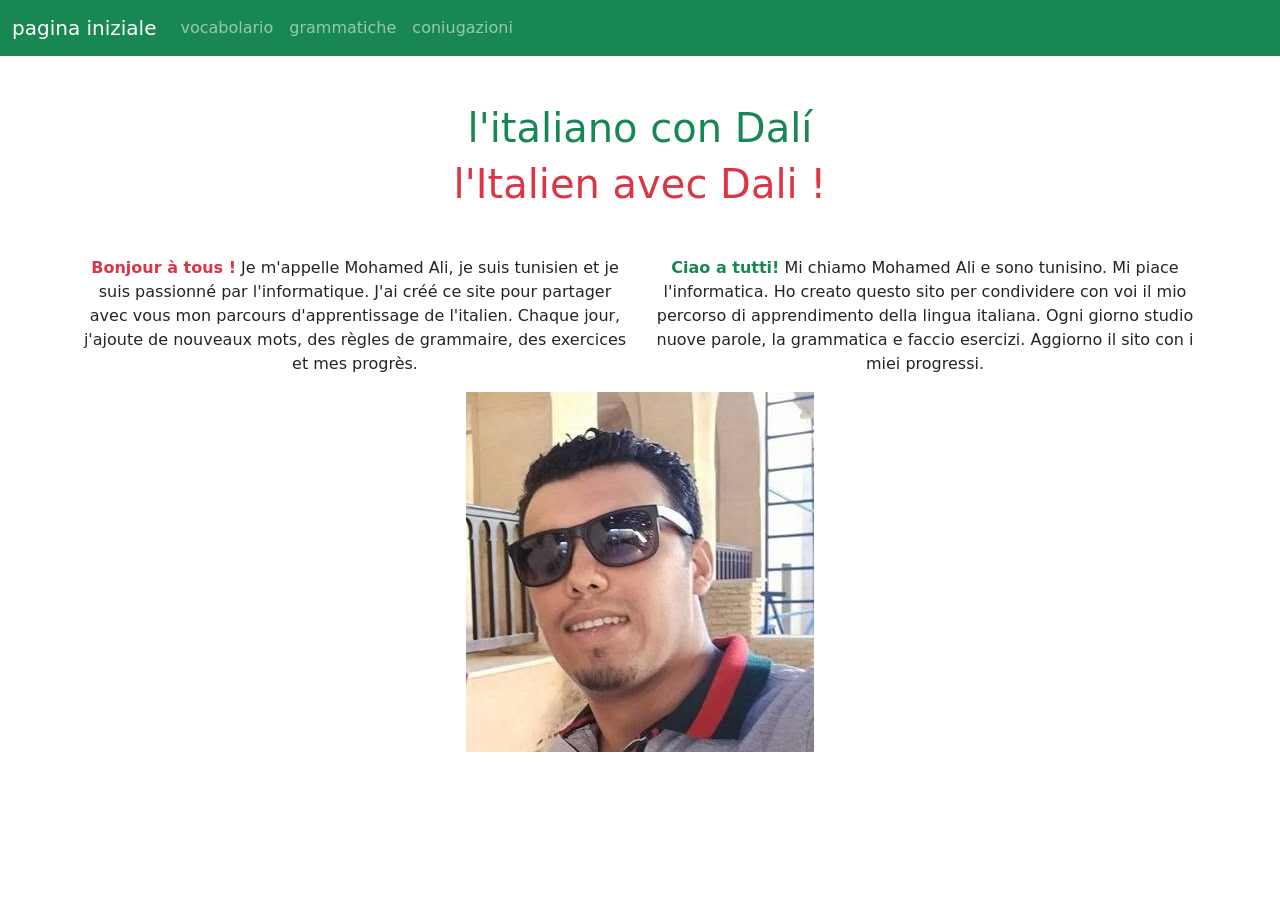
<file: index.html>
<!doctype html>
<html lang="fr">
<head>
    <meta charset="utf-8">
    <meta name="viewport" content="width=device-width, initial-scale=1">
    <title>italiano con dali</title>
    
    <!-- Bootstrap CSS -->
    <link href="https://cdn.jsdelivr.net/npm/bootstrap@5.3.0/dist/css/bootstrap.min.css" 
          rel="stylesheet">
</head>
<body>
<nav class="navbar navbar-expand-lg navbar-dark bg-success" >
  <div class="container-fluid">
    <a class="navbar-brand " href="index.html">pagina iniziale</a>
    <button class="navbar-toggler" type="button" data-bs-toggle="collapse" data-bs-target="#navbarScroll" aria-controls="navbarScroll" aria-expanded="false" aria-label="Toggle navigation">
      <span class="navbar-toggler-icon"></span>
    </button>
    <div class="collapse navbar-collapse" id="navbarScroll">
      <ul class="navbar-nav me-auto my-2 my-lg-0 navbar-nav-scroll" style="--bs-scroll-height: 100px;">
        <li class="nav-item">
          <a class="nav-link " href="vocab.html">vocabolario</a>
        </li>
        <li class="nav-item">
          <a class="nav-link" href="#">grammatiche</a>
        </li>
        <li class="nav-item">
          <a class="nav-link" href="conju.html">coniugazioni</a>
        </li>
      
      </ul>
      
    </div>
  </div>
</nav>
    <!-- Contenu ici -->
    <div class="container">
        <h1 class="text-center mt-5 text-success">l'italiano con Dalí</h1>
        <h1 class="text-center mt-2 text-danger">l'Italien avec Dali !</h1>


      </div>

    <div class="container text-center mt-5">
  <div class="row">
    <div class="col-md-6">
      <p> <strong class="text-danger">Bonjour à tous !</strong>  Je m'appelle Mohamed Ali, je suis tunisien et je suis passionné par l'informatique. J'ai créé ce site pour partager avec vous mon parcours d'apprentissage de l'italien. Chaque jour, j'ajoute de nouveaux mots, des règles de grammaire, des exercices et mes progrès. </p>

    </div>
    <div class="col-md-6">
      <p><strong class="text-success">Ciao a tutti!</strong>  Mi chiamo Mohamed Ali e sono tunisino. Mi piace l'informatica. Ho creato questo sito per condividere con voi il mio percorso di apprendimento della lingua italiana. Ogni giorno studio nuove parole, la grammatica e faccio esercizi. Aggiorno il sito con i miei progressi. </p>
    </div>
  </div>

<div class="row">
<div class="col">
  <img src="dali.jpg" class="img-fluid" alt="io sono dali">
</div>
</div>

</div>

    <!-- Bootstrap JS (optionnel) -->
    <script src="https://cdn.jsdelivr.net/npm/bootstrap@5.3.0/dist/js/bootstrap.bundle.min.js">
    </script>
</body>
</html>
</file>
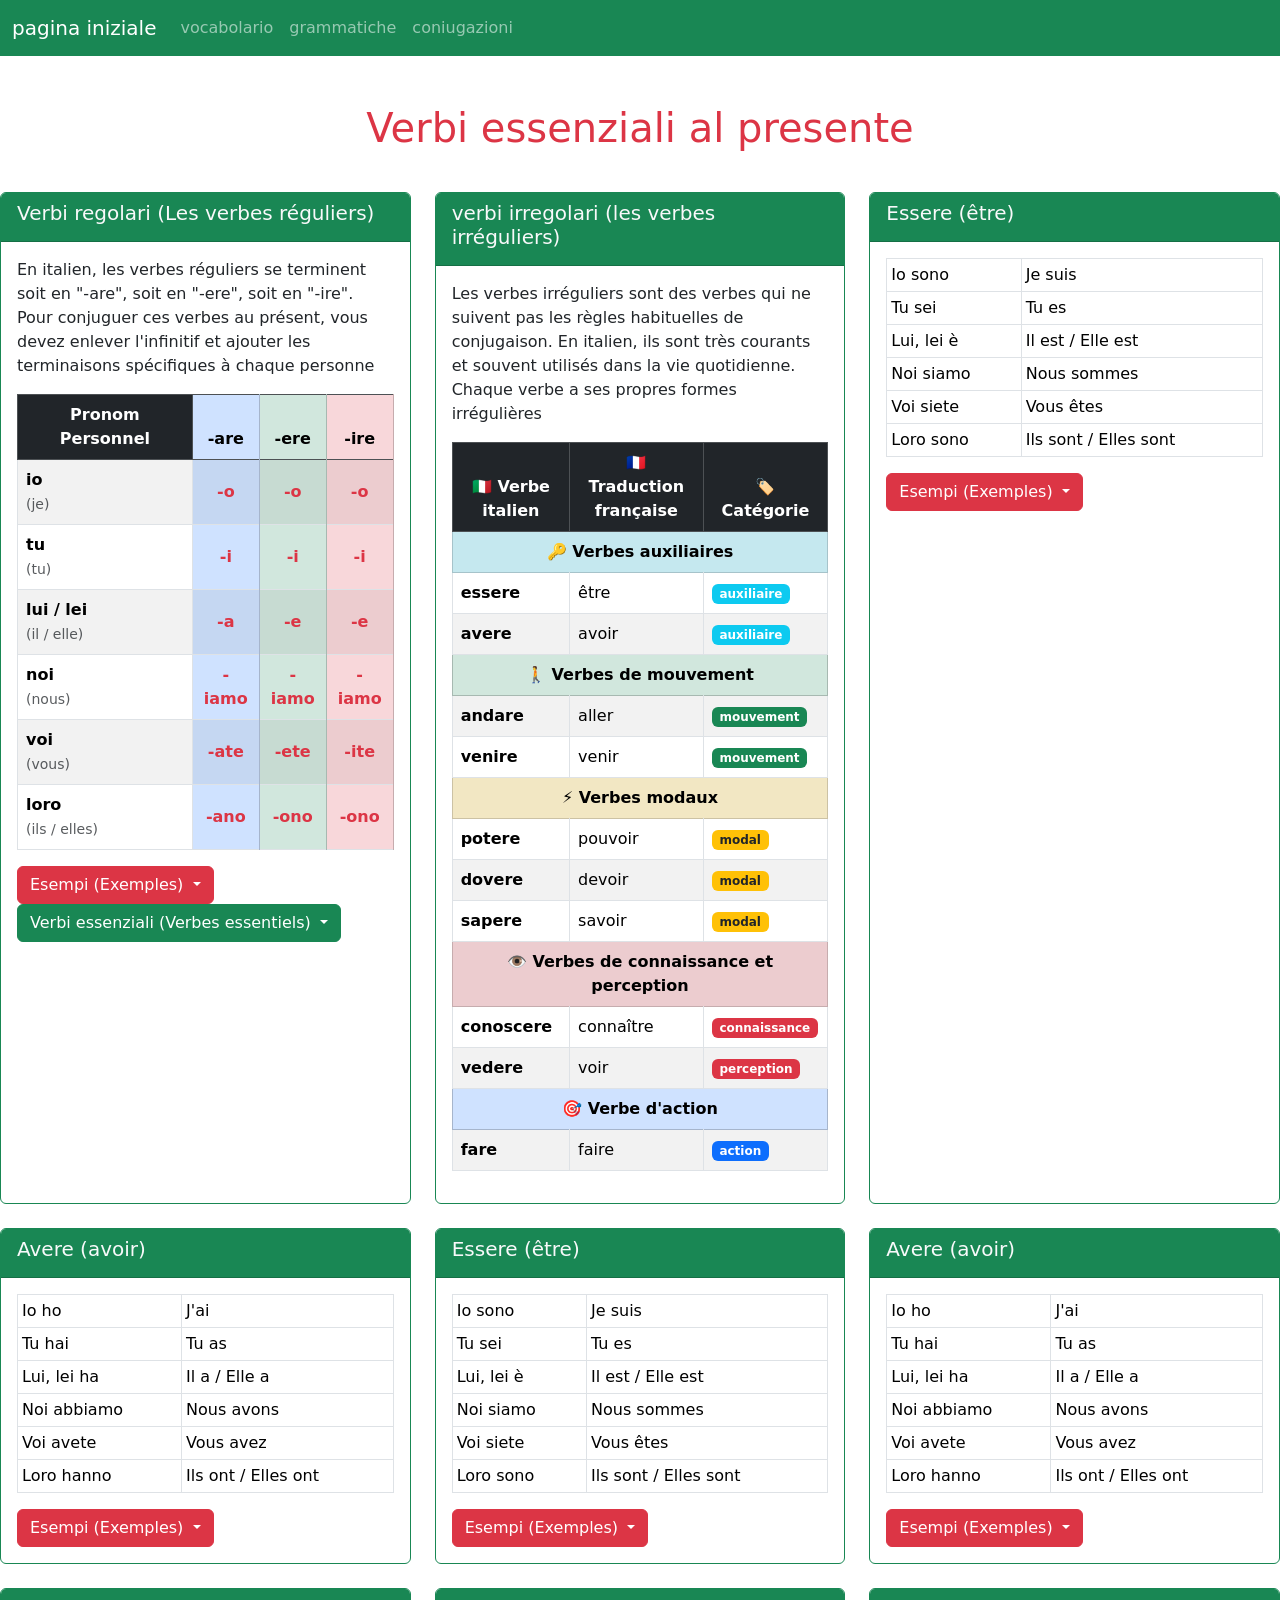
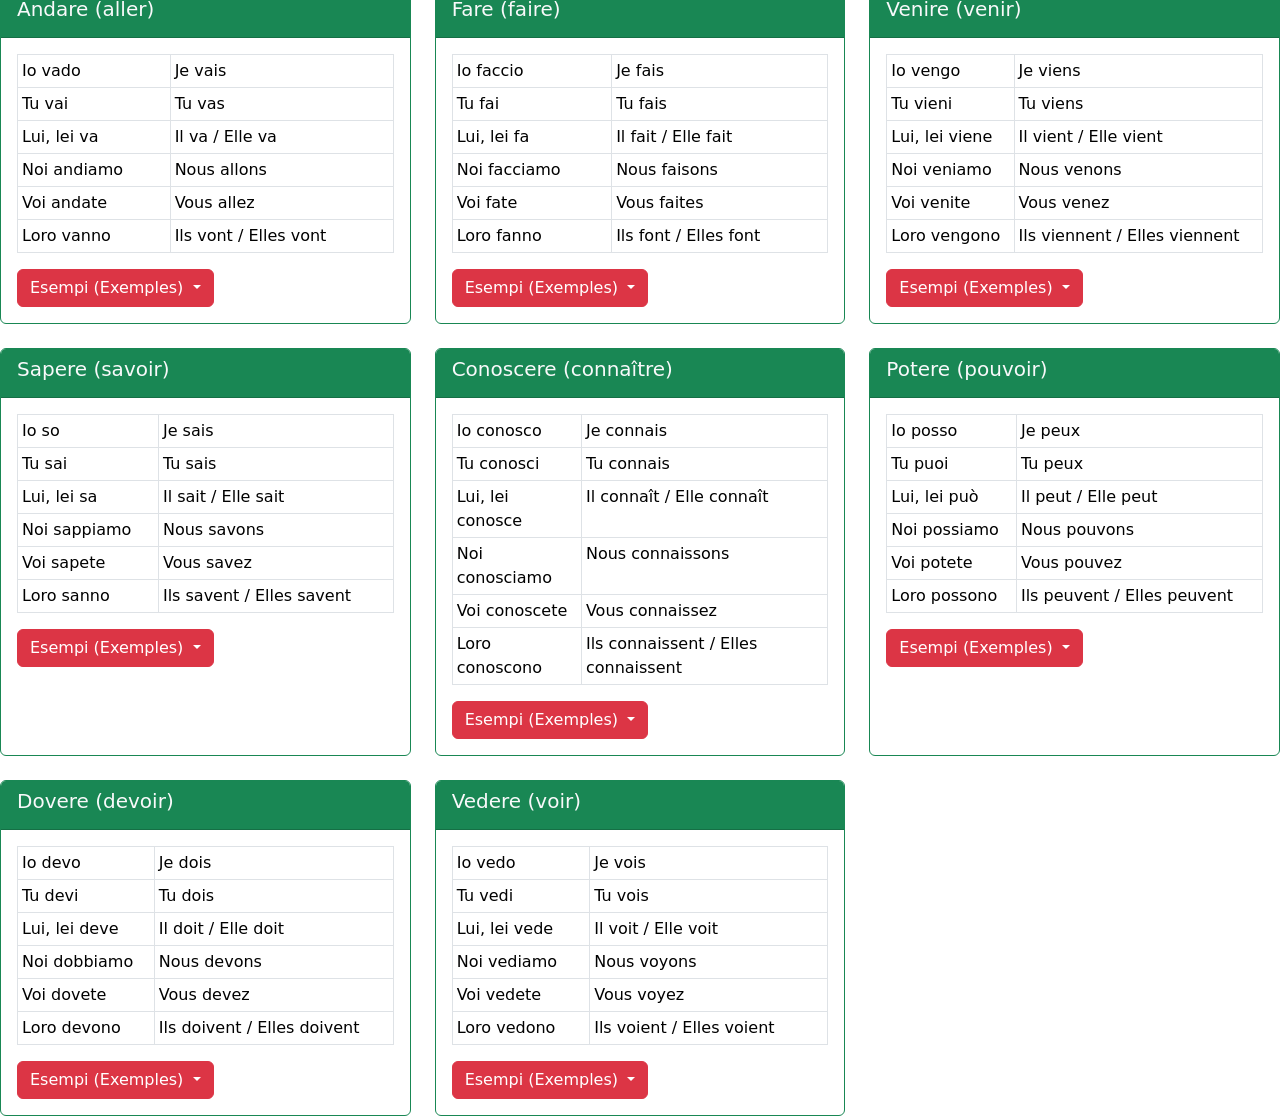
<file: conju.html>
<!doctype html>
<html lang="fr">
<head>
    <meta charset="utf-8">
    <meta name="viewport" content="width=device-width, initial-scale=1">
    <title>italiano con dali</title>
    
    <!-- Bootstrap CSS -->
    <link href="https://cdn.jsdelivr.net/npm/bootstrap@5.3.0/dist/css/bootstrap.min.css" 
          rel="stylesheet">
</head>
<body>
<nav class="navbar navbar-expand-lg navbar-dark bg-success" >
  <div class="container-fluid">
    <a class="navbar-brand" href="index.html">pagina iniziale</a>
    <button class="navbar-toggler" type="button" data-bs-toggle="collapse" data-bs-target="#navbarScroll" aria-controls="navbarScroll" aria-expanded="false" aria-label="Toggle navigation">
      <span class="navbar-toggler-icon"></span>
    </button>
    <div class="collapse navbar-collapse" id="navbarScroll">
      <ul class="navbar-nav me-auto my-2 my-lg-0 navbar-nav-scroll" style="--bs-scroll-height: 200px;">
        <li class="nav-item">
          <a class="nav-link " href="vocab.html">vocabolario</a>
        </li>
        <li class="nav-item">
          <a class="nav-link" href="gramm.html">grammatiche</a>
        </li>
        <li class="nav-item">
          <a class="nav-link" href="#">coniugazioni</a>
        </li>
      
      </ul>
      
    </div>
  </div>
</nav>
    <!-- Contenu ici -->
    <div class="container">
        <h1 class="text-center mt-5 text-danger">Verbi essenziali al presente</h1>


      </div>

<div class="row row-cols-1 row-cols-md-3 g-4 mt-3">

  <div class="col">
    <div class="card h-100 border-success ">
      <div class="card-header bg-success ">  <h5 class="card-title text-light">Verbi regolari (Les verbes réguliers)</h5></div>
      <div class="card-body">
        <p>
          En italien, les verbes réguliers se terminent soit en "-are", soit en "-ere", soit en "-ire". Pour conjuguer ces verbes au présent, vous devez enlever l'infinitif et ajouter les terminaisons spécifiques à chaque personne
        </p>
        <div class="table-responsive">
    <table class="table table-bordered table-striped table-hover align-middle">
        <thead class="table-dark text-center">
            <tr>
                <th>Pronom Personnel</th>
                <th class="table-primary">-are</th>
                <th class="table-success">-ere</th>
                <th class="table-danger">-ire</th>
            </tr>
        </thead>
        <tbody>
            <tr>
                <td><strong>io</strong> <br><small class="text-muted">(je)</small></td>
                <td class="table-primary text-center fw-bold text-danger">-o</td>
                <td class="table-success text-center fw-bold text-danger">-o</td>
                <td class="table-danger text-center fw-bold text-danger">-o</td>
            </tr>
            <tr>
                <td><strong>tu</strong> <br><small class="text-muted">(tu)</small></td>
                <td class="table-primary text-center fw-bold text-danger">-i</td>
                <td class="table-success text-center fw-bold text-danger">-i</td>
                <td class="table-danger text-center fw-bold text-danger">-i</td>
            </tr>
            <tr>
                <td><strong>lui / lei</strong> <br><small class="text-muted">(il / elle)</small></td>
                <td class="table-primary text-center fw-bold text-danger">-a</td>
                <td class="table-success text-center fw-bold text-danger">-e</td>
                <td class="table-danger text-center fw-bold text-danger">-e</td>
            </tr>
            <tr>
                <td><strong>noi</strong> <br><small class="text-muted">(nous)</small></td>
                <td class="table-primary text-center fw-bold text-danger">-iamo</td>
                <td class="table-success text-center fw-bold text-danger">-iamo</td>
                <td class="table-danger text-center fw-bold text-danger">-iamo</td>
            </tr>
            <tr>
                <td><strong>voi</strong> <br><small class="text-muted">(vous)</small></td>
                <td class="table-primary text-center fw-bold text-danger">-ate</td>
                <td class="table-success text-center fw-bold text-danger">-ete</td>
                <td class="table-danger text-center fw-bold text-danger">-ite</td>
            </tr>
            <tr>
                <td><strong>loro</strong> <br><small class="text-muted">(ils / elles)</small></td>
                <td class="table-primary text-center fw-bold text-danger">-ano</td>
                <td class="table-success text-center fw-bold text-danger">-ono</td>
                <td class="table-danger text-center fw-bold text-danger">-ono</td>
            </tr>
        </tbody>
    </table>
</div>
        
<div class="row">
<div class="col">
    <div class="dropdown">
  <button class="btn btn-danger dropdown-toggle" type="button" data-bs-toggle="dropdown" aria-expanded="false">
    Esempi (Exemples)
  </button>
  <ul class="dropdown-menu">
    <li><a class="dropdown-item" href="#">"Amare" (aimer) : io amo, tu ami, lui/lei ama, noi amiamo, voi amate, loro amano</a></li>
    <li><a class="dropdown-item" href="#">"Vivere" (vivre) : io vivo, tu vivi, lui/lei vive, noi viviamo, voi vivete, loro vivono</a></li>
    <li><a class="dropdown-item" href="#">"Aprire" (ouvrir) : io apro, tu apri, lui/lei apre, noi apriamo, voi aprite, loro aprono</a></li>
  </ul>
</div> 
</div>
<div class="col">
<div class="dropdown">
    <button class="btn btn-success dropdown-toggle" type="button" data-bs-toggle="dropdown" aria-expanded="false">
        Verbi essenziali (Verbes essentiels)
    </button>
    <ul class="dropdown-menu" style="max-height: 500px; overflow-y: auto;">
        <!-- Groupe -ARE -->
        <li><span class="dropdown-header text-primary fw-bold">🔵 Verbes en -ARE</span></li>
        <li><a class="dropdown-item" href="#">parlare <span class="text-muted">(parler)</span></a></li>
        <li><a class="dropdown-item" href="#">mangiare <span class="text-muted">(manger)</span></a></li>
        <li><a class="dropdown-item" href="#">abitare <span class="text-muted">(habiter)</span></a></li>
        <li><a class="dropdown-item" href="#">lavorare <span class="text-muted">(travailler)</span></a></li>
        <li><a class="dropdown-item" href="#">studiare <span class="text-muted">(étudier)</span></a></li>
        <li><a class="dropdown-item" href="#">giocare <span class="text-muted">(jouer)</span></a></li>
        <li><a class="dropdown-item" href="#">camminare <span class="text-muted">(marcher)</span></a></li>
        <li><a class="dropdown-item" href="#">cantare <span class="text-muted">(chanter)</span></a></li>
        <li><a class="dropdown-item" href="#">guardare <span class="text-muted">(regarder)</span></a></li>
        <li><a class="dropdown-item" href="#">ascoltare <span class="text-muted">(écouter)</span></a></li>
        <li><a class="dropdown-item" href="#">comprare <span class="text-muted">(acheter)</span></a></li>
        <li><a class="dropdown-item" href="#">trovare <span class="text-muted">(trouver)</span></a></li>
        <li><a class="dropdown-item" href="#">portare <span class="text-muted">(porter)</span></a></li>
        <li><a class="dropdown-item" href="#">pensare <span class="text-muted">(penser)</span></a></li>
        <li><a class="dropdown-item" href="#">tornare <span class="text-muted">(retourner)</span></a></li>
        <li><a class="dropdown-item" href="#">iniziare <span class="text-muted">(commencer)</span></a></li>
        <li><a class="dropdown-item" href="#">amare <span class="text-muted">(aimer)</span></a></li>
        <li><a class="dropdown-item" href="#">chiamare <span class="text-muted">(appeler)</span></a></li>
        <li><a class="dropdown-item" href="#">dimenticare <span class="text-muted">(oublier)</span></a></li>
        <li><a class="dropdown-item" href="#">aspettare <span class="text-muted">(attendre)</span></a></li>

        <!-- Séparateur -->
        <li><hr class="dropdown-divider"></li>

        <!-- Groupe -ERE -->
        <li><span class="dropdown-header text-success fw-bold">🟢 Verbes en -ERE</span></li>
        <li><a class="dropdown-item" href="#">leggere <span class="text-muted">(lire)</span></a></li>
        <li><a class="dropdown-item" href="#">scrivere <span class="text-muted">(écrire)</span></a></li>
        <li><a class="dropdown-item" href="#">vedere <span class="text-muted">(voir)</span></a></li>
        <li><a class="dropdown-item" href="#">credere <span class="text-muted">(croire)</span></a></li>
        <li><a class="dropdown-item" href="#">chiedere <span class="text-muted">(demander)</span></a></li>
        <li><a class="dropdown-item" href="#">rispondere <span class="text-muted">(répondre)</span></a></li>
        <li><a class="dropdown-item" href="#">prendere <span class="text-muted">(prendre)</span></a></li>
        <li><a class="dropdown-item" href="#">mettere <span class="text-muted">(mettre)</span></a></li>
        <li><a class="dropdown-item" href="#">conoscere <span class="text-muted">(connaître)</span></a></li>
        <li><a class="dropdown-item" href="#">vivere <span class="text-muted">(vivre)</span></a></li>
        <li><a class="dropdown-item" href="#">perdere <span class="text-muted">(perdre)</span></a></li>
        <li><a class="dropdown-item" href="#">correre <span class="text-muted">(courir)</span></a></li>
        <li><a class="dropdown-item" href="#">rompere <span class="text-muted">(casser)</span></a></li>
        <li><a class="dropdown-item" href="#">ridere <span class="text-muted">(rire)</span></a></li>
        <li><a class="dropdown-item" href="#">piangere <span class="text-muted">(pleurer)</span></a></li>

        <!-- Séparateur -->
        <li><hr class="dropdown-divider"></li>

        <!-- Groupe -IRE -->
        <li><span class="dropdown-header text-danger fw-bold">🔴 Verbes en -IRE</span></li>
        <li><a class="dropdown-item" href="#">dormire <span class="text-muted">(dormir)</span></a></li>
        <li><a class="dropdown-item" href="#">sentire <span class="text-muted">(entendre / sentir)</span></a></li>
        <li><a class="dropdown-item" href="#">aprire <span class="text-muted">(ouvrir)</span></a></li>
        <li><a class="dropdown-item" href="#">partire <span class="text-muted">(partir)</span></a></li>
        <li><a class="dropdown-item" href="#">seguire <span class="text-muted">(suivre)</span></a></li>
        <li><a class="dropdown-item" href="#">offrire <span class="text-muted">(offrir)</span></a></li>
        
        <!-- Verbes en -IRE avec -ISC- -->
        <li><a class="dropdown-item" href="#">finire <span class="text-muted">(finir)</span> <span class="badge bg-warning text-dark">-isc-</span></a></li>
        <li><a class="dropdown-item" href="#">capire <span class="text-muted">(comprendre)</span> <span class="badge bg-warning text-dark">-isc-</span></a></li>
        <li><a class="dropdown-item" href="#">preferire <span class="text-muted">(préférer)</span> <span class="badge bg-warning text-dark">-isc-</span></a></li>
        <li><a class="dropdown-item" href="#">pulire <span class="text-muted">(nettoyer)</span> <span class="badge bg-warning text-dark">-isc-</span></a></li>
        <li><a class="dropdown-item" href="#">guarire <span class="text-muted">(guérir)</span> <span class="badge bg-warning text-dark">-isc-</span></a></li>
        <li><a class="dropdown-item" href="#">costruire <span class="text-muted">(construire)</span> <span class="badge bg-warning text-dark">-isc-</span></a></li>
        <li><a class="dropdown-item" href="#">suggerire <span class="text-muted">(suggérer)</span> <span class="badge bg-warning text-dark">-isc-</span></a></li>
    </ul>
</div>
</div>
</div>




      </div>
    </div>
  </div>
    <div class="col">
    <div class="card h-100 border-success ">
      <div class="card-header bg-success ">  <h5 class="card-title text-light">verbi irregolari (les verbes irréguliers)</h5></div>
      <div class="card-body">
        <p>
          Les verbes irréguliers sont des verbes qui ne suivent pas les règles habituelles de conjugaison. 
          En italien, ils sont très courants et souvent utilisés dans la vie quotidienne.
          Chaque verbe a ses propres formes irrégulières 
        </p>      
<div class="table-responsive">
    <table class="table table-bordered table-striped table-hover align-middle">
        <thead class="table-dark text-center">
            <tr>
                <th>🇮🇹 Verbe italien</th>
                <th>🇫🇷 Traduction française</th>
                <th>🏷️ Catégorie</th>
            </tr>
        </thead>
        <tbody>
            <!-- Verbes auxiliaires -->
            <tr class="table-info">
                <td colspan="3" class="text-center fw-bold">🔑 Verbes auxiliaires</td>
            </tr>
            <tr>
                <td><strong>essere</strong></td>
                <td>être</td>
                <td><span class="badge bg-info">auxiliaire</span></td>
            </tr>
            <tr>
                <td><strong>avere</strong></td>
                <td>avoir</td>
                <td><span class="badge bg-info">auxiliaire</span></td>
            </tr>

            <!-- Verbes de mouvement -->
            <tr class="table-success">
                <td colspan="3" class="text-center fw-bold">🚶 Verbes de mouvement</td>
            </tr>
            <tr>
                <td><strong>andare</strong></td>
                <td>aller</td>
                <td><span class="badge bg-success">mouvement</span></td>
            </tr>
            <tr>
                <td><strong>venire</strong></td>
                <td>venir</td>
                <td><span class="badge bg-success">mouvement</span></td>
            </tr>

            <!-- Verbes modaux -->
            <tr class="table-warning">
                <td colspan="3" class="text-center fw-bold">⚡ Verbes modaux</td>
            </tr>
            <tr>
                <td><strong>potere</strong></td>
                <td>pouvoir</td>
                <td><span class="badge bg-warning text-dark">modal</span></td>
            </tr>
            <tr>
                <td><strong>dovere</strong></td>
                <td>devoir</td>
                <td><span class="badge bg-warning text-dark">modal</span></td>
            </tr>
            <tr>
                <td><strong>sapere</strong></td>
                <td>savoir</td>
                <td><span class="badge bg-warning text-dark">modal</span></td>
            </tr>

            <!-- Verbes de connaissance et perception -->
            <tr class="table-danger">
                <td colspan="3" class="text-center fw-bold">👁️ Verbes de connaissance et perception</td>
            </tr>
            <tr>
                <td><strong>conoscere</strong></td>
                <td>connaître</td>
                <td><span class="badge bg-danger">connaissance</span></td>
            </tr>
            <tr>
                <td><strong>vedere</strong></td>
                <td>voir</td>
                <td><span class="badge bg-danger">perception</span></td>
            </tr>

            <!-- Verbe d'action -->
            <tr class="table-primary">
                <td colspan="3" class="text-center fw-bold">🎯 Verbe d'action</td>
            </tr>
            <tr>
                <td><strong>fare</strong></td>
                <td>faire</td>
                <td><span class="badge bg-primary">action</span></td>
            </tr>
        </tbody>
    </table>
</div>
  
        
        
      
      </div>
    </div>
  </div>
  <div class="col">
    <div class="card h-100 border-success ">
      <div class="card-header bg-success ">  <h5 class="card-title text-light">Essere (être)</h5></div>
      <div class="card-body">

      <div class="table-responsive">
        <table class="table table-bordered table-sm table-letters">
            
              <tbody>
                <tr>
                    <td>Io sono</td>
                    <td>Je suis</td>
                </tr>
                <tr>
                    <td>Tu sei</td>
                    <td>Tu es</td>
                </tr>
                <tr>
                    <td>Lui, lei è</td>
                    <td>Il est / Elle est</td>
                </tr>
                <tr>
                    <td>Noi siamo</td>
                    <td>Nous sommes</td>
                </tr>
                <tr>
                    <td>Voi siete</td>
                    <td>Vous êtes</td>
                </tr>
                <tr>
                    <td>Loro sono</td>
                    <td>Ils sont / Elles sont</td>
                </tr>
            </tbody>
          
        </table>
    </div>   
    <div class="dropdown">
  <button class="btn btn-danger dropdown-toggle" type="button" data-bs-toggle="dropdown" aria-expanded="false">
    Esempi (Exemples)
  </button>
  <ul class="dropdown-menu">
    <li><a class="dropdown-item" href="#">io sono tunisino</a></li>
    <li><a class="dropdown-item" href="#">tu sei studente</a></li>
    <li><a class="dropdown-item" href="#">noi siamo <span title="amies">amici</span></a></li>
  </ul>
</div>      
      </div>
    </div>
  </div>
  <div class="col">
    <div class="card h-100 border-success ">
      <div class="card-header bg-success ">  <h5 class="card-title text-light">Avere (avoir)</h5></div>
      <div class="card-body">

      <div class="table-responsive">
        <table class="table table-bordered table-sm table-letters">
            
              <tbody>
                <tr>
                    <td>Io ho</td>
                    <td>J'ai</td>
                </tr>
                <tr>
                    <td>Tu hai</td>
                    <td>Tu as</td>
                </tr>
                <tr>
                    <td>Lui, lei ha</td>
                    <td>Il a / Elle a</td>
                </tr>
                <tr>
                    <td>Noi abbiamo</td>
                    <td>Nous avons</td>
                </tr>
                <tr>
                    <td>Voi avete</td>
                    <td>Vous avez</td>
                </tr>
                <tr>
                    <td>Loro hanno</td>
                    <td>Ils ont / Elles ont</td>
                </tr>
            </tbody>
          
        </table>
    </div>   
    <div class="dropdown">
  <button class="btn btn-danger dropdown-toggle" type="button" data-bs-toggle="dropdown" aria-expanded="false">
    Esempi (Exemples)
  </button>
  <ul class="dropdown-menu">
    <li><a class="dropdown-item" href="#">io ho un libro</a></li>
    <li><a class="dropdown-item" href="#">lei ha un macchina</a></li>
    <li><a class="dropdown-item" href="#">noi abbiamo fame</a></li>
  </ul>
</div>      
      </div>
    </div>
  </div>

     <!-- Verbe ESSERE -->
    <div class="col">
        <div class="card h-100 border-success">
            <div class="card-header bg-success">
                <h5 class="card-title text-light">Essere (être)</h5>
            </div>
            <div class="card-body">
                <div class="table-responsive">
                    <table class="table table-bordered table-sm">
                        <tbody>
                            <tr>
                                <td>Io sono</td>
                                <td>Je suis</td>
                            </tr>
                            <tr>
                                <td>Tu sei</td>
                                <td>Tu es</td>
                            </tr>
                            <tr>
                                <td>Lui, lei è</td>
                                <td>Il est / Elle est</td>
                            </tr>
                            <tr>
                                <td>Noi siamo</td>
                                <td>Nous sommes</td>
                            </tr>
                            <tr>
                                <td>Voi siete</td>
                                <td>Vous êtes</td>
                            </tr>
                            <tr>
                                <td>Loro sono</td>
                                <td>Ils sont / Elles sont</td>
                            </tr>
                        </tbody>
                    </table>
                </div>
                <div class="dropdown">
                    <button class="btn btn-danger dropdown-toggle" type="button" data-bs-toggle="dropdown" aria-expanded="false">
                        Esempi (Exemples)
                    </button>
                    <ul class="dropdown-menu">
                        <li><a class="dropdown-item" href="#">io sono felice</a></li>
                        <li><a class="dropdown-item" href="#">lei è italiana</a></li>
                        <li><a class="dropdown-item" href="#">noi siamo studenti</a></li>
                    </ul>
                </div>
            </div>
        </div>
    </div>

    <!-- Verbe AVERE -->
    <div class="col">
        <div class="card h-100 border-success">
            <div class="card-header bg-success">
                <h5 class="card-title text-light">Avere (avoir)</h5>
            </div>
            <div class="card-body">
                <div class="table-responsive">
                    <table class="table table-bordered table-sm">
                        <tbody>
                            <tr>
                                <td>Io ho</td>
                                <td>J'ai</td>
                            </tr>
                            <tr>
                                <td>Tu hai</td>
                                <td>Tu as</td>
                            </tr>
                            <tr>
                                <td>Lui, lei ha</td>
                                <td>Il a / Elle a</td>
                            </tr>
                            <tr>
                                <td>Noi abbiamo</td>
                                <td>Nous avons</td>
                            </tr>
                            <tr>
                                <td>Voi avete</td>
                                <td>Vous avez</td>
                            </tr>
                            <tr>
                                <td>Loro hanno</td>
                                <td>Ils ont / Elles ont</td>
                            </tr>
                        </tbody>
                    </table>
                </div>
                <div class="dropdown">
                    <button class="btn btn-danger dropdown-toggle" type="button" data-bs-toggle="dropdown" aria-expanded="false">
                        Esempi (Exemples)
                    </button>
                    <ul class="dropdown-menu">
                        <li><a class="dropdown-item" href="#">io ho un libro</a></li>
                        <li><a class="dropdown-item" href="#">lei ha una macchina</a></li>
                        <li><a class="dropdown-item" href="#">noi abbiamo fame</a></li>
                    </ul>
                </div>
            </div>
        </div>
    </div>

    <!-- Verbe ANDARE -->
    <div class="col">
        <div class="card h-100 border-success">
            <div class="card-header bg-success">
                <h5 class="card-title text-light">Andare (aller)</h5>
            </div>
            <div class="card-body">
                <div class="table-responsive">
                    <table class="table table-bordered table-sm">
                        <tbody>
                            <tr>
                                <td>Io vado</td>
                                <td>Je vais</td>
                            </tr>
                            <tr>
                                <td>Tu vai</td>
                                <td>Tu vas</td>
                            </tr>
                            <tr>
                                <td>Lui, lei va</td>
                                <td>Il va / Elle va</td>
                            </tr>
                            <tr>
                                <td>Noi andiamo</td>
                                <td>Nous allons</td>
                            </tr>
                            <tr>
                                <td>Voi andate</td>
                                <td>Vous allez</td>
                            </tr>
                            <tr>
                                <td>Loro vanno</td>
                                <td>Ils vont / Elles vont</td>
                            </tr>
                        </tbody>
                    </table>
                </div>
                <div class="dropdown">
                    <button class="btn btn-danger dropdown-toggle" type="button" data-bs-toggle="dropdown" aria-expanded="false">
                        Esempi (Exemples)
                    </button>
                    <ul class="dropdown-menu">
                        <li><a class="dropdown-item" href="#">io vado a Roma</a></li>
                        <li><a class="dropdown-item" href="#">lei va al mare</a></li>
                        <li><a class="dropdown-item" href="#">noi andiamo a scuola</a></li>
                    </ul>
                </div>
            </div>
        </div>
    </div>

    <!-- Verbe FARE -->
    <div class="col">
        <div class="card h-100 border-success">
            <div class="card-header bg-success">
                <h5 class="card-title text-light">Fare (faire)</h5>
            </div>
            <div class="card-body">
                <div class="table-responsive">
                    <table class="table table-bordered table-sm">
                        <tbody>
                            <tr>
                                <td>Io faccio</td>
                                <td>Je fais</td>
                            </tr>
                            <tr>
                                <td>Tu fai</td>
                                <td>Tu fais</td>
                            </tr>
                            <tr>
                                <td>Lui, lei fa</td>
                                <td>Il fait / Elle fait</td>
                            </tr>
                            <tr>
                                <td>Noi facciamo</td>
                                <td>Nous faisons</td>
                            </tr>
                            <tr>
                                <td>Voi fate</td>
                                <td>Vous faites</td>
                            </tr>
                            <tr>
                                <td>Loro fanno</td>
                                <td>Ils font / Elles font</td>
                            </tr>
                        </tbody>
                    </table>
                </div>
                <div class="dropdown">
                    <button class="btn btn-danger dropdown-toggle" type="button" data-bs-toggle="dropdown" aria-expanded="false">
                        Esempi (Exemples)
                    </button>
                    <ul class="dropdown-menu">
                        <li><a class="dropdown-item" href="#">io faccio colazione</a></li>
                        <li><a class="dropdown-item" href="#">lei fa i compiti</a></li>
                        <li><a class="dropdown-item" href="#">noi facciamo una pizza</a></li>
                    </ul>
                </div>
            </div>
        </div>
    </div>

    <!-- Verbe VENIRE -->
    <div class="col">
        <div class="card h-100 border-success">
            <div class="card-header bg-success">
                <h5 class="card-title text-light">Venire (venir)</h5>
            </div>
            <div class="card-body">
                <div class="table-responsive">
                    <table class="table table-bordered table-sm">
                        <tbody>
                            <tr>
                                <td>Io vengo</td>
                                <td>Je viens</td>
                            </tr>
                            <tr>
                                <td>Tu vieni</td>
                                <td>Tu viens</td>
                            </tr>
                            <tr>
                                <td>Lui, lei viene</td>
                                <td>Il vient / Elle vient</td>
                            </tr>
                            <tr>
                                <td>Noi veniamo</td>
                                <td>Nous venons</td>
                            </tr>
                            <tr>
                                <td>Voi venite</td>
                                <td>Vous venez</td>
                            </tr>
                            <tr>
                                <td>Loro vengono</td>
                                <td>Ils viennent / Elles viennent</td>
                            </tr>
                        </tbody>
                    </table>
                </div>
                <div class="dropdown">
                    <button class="btn btn-danger dropdown-toggle" type="button" data-bs-toggle="dropdown" aria-expanded="false">
                        Esempi (Exemples)
                    </button>
                    <ul class="dropdown-menu">
                        <li><a class="dropdown-item" href="#">io vengo da Roma</a></li>
                        <li><a class="dropdown-item" href="#">lei viene stasera</a></li>
                        <li><a class="dropdown-item" href="#">noi veniamo in Italia</a></li>
                    </ul>
                </div>
            </div>
        </div>
    </div>

    <!-- Verbe SAPERE -->
    <div class="col">
        <div class="card h-100 border-success">
            <div class="card-header bg-success">
                <h5 class="card-title text-light">Sapere (savoir)</h5>
            </div>
            <div class="card-body">
                <div class="table-responsive">
                    <table class="table table-bordered table-sm">
                        <tbody>
                            <tr>
                                <td>Io so</td>
                                <td>Je sais</td>
                            </tr>
                            <tr>
                                <td>Tu sai</td>
                                <td>Tu sais</td>
                            </tr>
                            <tr>
                                <td>Lui, lei sa</td>
                                <td>Il sait / Elle sait</td>
                            </tr>
                            <tr>
                                <td>Noi sappiamo</td>
                                <td>Nous savons</td>
                            </tr>
                            <tr>
                                <td>Voi sapete</td>
                                <td>Vous savez</td>
                            </tr>
                            <tr>
                                <td>Loro sanno</td>
                                <td>Ils savent / Elles savent</td>
                            </tr>
                        </tbody>
                    </table>
                </div>
                <div class="dropdown">
                    <button class="btn btn-danger dropdown-toggle" type="button" data-bs-toggle="dropdown" aria-expanded="false">
                        Esempi (Exemples)
                    </button>
                    <ul class="dropdown-menu">
                        <li><a class="dropdown-item" href="#">io so parlare italiano</a></li>
                        <li><a class="dropdown-item" href="#">lei sa la risposta</a></li>
                        <li><a class="dropdown-item" href="#">noi sappiamo nuotare</a></li>
                    </ul>
                </div>
            </div>
        </div>
    </div>

    <!-- Verbe CONOSCERE -->
    <div class="col">
        <div class="card h-100 border-success">
            <div class="card-header bg-success">
                <h5 class="card-title text-light">Conoscere (connaître)</h5>
            </div>
            <div class="card-body">
                <div class="table-responsive">
                    <table class="table table-bordered table-sm">
                        <tbody>
                            <tr>
                                <td>Io conosco</td>
                                <td>Je connais</td>
                            </tr>
                            <tr>
                                <td>Tu conosci</td>
                                <td>Tu connais</td>
                            </tr>
                            <tr>
                                <td>Lui, lei conosce</td>
                                <td>Il connaît / Elle connaît</td>
                            </tr>
                            <tr>
                                <td>Noi conosciamo</td>
                                <td>Nous connaissons</td>
                            </tr>
                            <tr>
                                <td>Voi conoscete</td>
                                <td>Vous connaissez</td>
                            </tr>
                            <tr>
                                <td>Loro conoscono</td>
                                <td>Ils connaissent / Elles connaissent</td>
                            </tr>
                        </tbody>
                    </table>
                </div>
                <div class="dropdown">
                    <button class="btn btn-danger dropdown-toggle" type="button" data-bs-toggle="dropdown" aria-expanded="false">
                        Esempi (Exemples)
                    </button>
                    <ul class="dropdown-menu">
                        <li><a class="dropdown-item" href="#">io conosco Maria</a></li>
                        <li><a class="dropdown-item" href="#">lei conosce Roma</a></li>
                        <li><a class="dropdown-item" href="#">noi conosciamo il professore</a></li>
                    </ul>
                </div>
            </div>
        </div>
    </div>

    <!-- Verbe POTERE -->
    <div class="col">
        <div class="card h-100 border-success">
            <div class="card-header bg-success">
                <h5 class="card-title text-light">Potere (pouvoir)</h5>
            </div>
            <div class="card-body">
                <div class="table-responsive">
                    <table class="table table-bordered table-sm">
                        <tbody>
                            <tr>
                                <td>Io posso</td>
                                <td>Je peux</td>
                            </tr>
                            <tr>
                                <td>Tu puoi</td>
                                <td>Tu peux</td>
                            </tr>
                            <tr>
                                <td>Lui, lei può</td>
                                <td>Il peut / Elle peut</td>
                            </tr>
                            <tr>
                                <td>Noi possiamo</td>
                                <td>Nous pouvons</td>
                            </tr>
                            <tr>
                                <td>Voi potete</td>
                                <td>Vous pouvez</td>
                            </tr>
                            <tr>
                                <td>Loro possono</td>
                                <td>Ils peuvent / Elles peuvent</td>
                            </tr>
                        </tbody>
                    </table>
                </div>
                <div class="dropdown">
                    <button class="btn btn-danger dropdown-toggle" type="button" data-bs-toggle="dropdown" aria-expanded="false">
                        Esempi (Exemples)
                    </button>
                    <ul class="dropdown-menu">
                        <li><a class="dropdown-item" href="#">io posso aiutare</a></li>
                        <li><a class="dropdown-item" href="#">lei può venire</a></li>
                        <li><a class="dropdown-item" href="#">noi possiamo uscire</a></li>
                    </ul>
                </div>
            </div>
        </div>
    </div>

    <!-- Verbe DOVERE -->
    <div class="col">
        <div class="card h-100 border-success">
            <div class="card-header bg-success">
                <h5 class="card-title text-light">Dovere (devoir)</h5>
            </div>
            <div class="card-body">
                <div class="table-responsive">
                    <table class="table table-bordered table-sm">
                        <tbody>
                            <tr>
                                <td>Io devo</td>
                                <td>Je dois</td>
                            </tr>
                            <tr>
                                <td>Tu devi</td>
                                <td>Tu dois</td>
                            </tr>
                            <tr>
                                <td>Lui, lei deve</td>
                                <td>Il doit / Elle doit</td>
                            </tr>
                            <tr>
                                <td>Noi dobbiamo</td>
                                <td>Nous devons</td>
                            </tr>
                            <tr>
                                <td>Voi dovete</td>
                                <td>Vous devez</td>
                            </tr>
                            <tr>
                                <td>Loro devono</td>
                                <td>Ils doivent / Elles doivent</td>
                            </tr>
                        </tbody>
                    </table>
                </div>
                <div class="dropdown">
                    <button class="btn btn-danger dropdown-toggle" type="button" data-bs-toggle="dropdown" aria-expanded="false">
                        Esempi (Exemples)
                    </button>
                    <ul class="dropdown-menu">
                        <li><a class="dropdown-item" href="#">io devo studiare</a></li>
                        <li><a class="dropdown-item" href="#">lei deve lavorare</a></li>
                        <li><a class="dropdown-item" href="#">noi dobbiamo partire</a></li>
                    </ul>
                </div>
            </div>
        </div>
    </div>

    <!-- Verbe VEDERE -->
    <div class="col">
        <div class="card h-100 border-success">
            <div class="card-header bg-success">
                <h5 class="card-title text-light">Vedere (voir)</h5>
            </div>
            <div class="card-body">
                <div class="table-responsive">
                    <table class="table table-bordered table-sm">
                        <tbody>
                            <tr>
                                <td>Io vedo</td>
                                <td>Je vois</td>
                            </tr>
                            <tr>
                                <td>Tu vedi</td>
                                <td>Tu vois</td>
                            </tr>
                            <tr>
                                <td>Lui, lei vede</td>
                                <td>Il voit / Elle voit</td>
                            </tr>
                            <tr>
                                <td>Noi vediamo</td>
                                <td>Nous voyons</td>
                            </tr>
                            <tr>
                                <td>Voi vedete</td>
                                <td>Vous voyez</td>
                            </tr>
                            <tr>
                                <td>Loro vedono</td>
                                <td>Ils voient / Elles voient</td>
                            </tr>
                        </tbody>
                    </table>
                </div>
                <div class="dropdown">
                    <button class="btn btn-danger dropdown-toggle" type="button" data-bs-toggle="dropdown" aria-expanded="false">
                        Esempi (Exemples)
                    </button>
                    <ul class="dropdown-menu">
                        <li><a class="dropdown-item" href="#">io vedo il mare</a></li>
                        <li><a class="dropdown-item" href="#">lei vede la montagna</a></li>
                        <li><a class="dropdown-item" href="#">noi vediamo un film</a></li>
                    </ul>
                </div>
            </div>
        </div>
    </div>
</div>

    <!-- Bootstrap JS (optionnel) -->
    <script src="https://cdn.jsdelivr.net/npm/bootstrap@5.3.0/dist/js/bootstrap.bundle.min.js">
    </script>
</body>
</html>
</file>
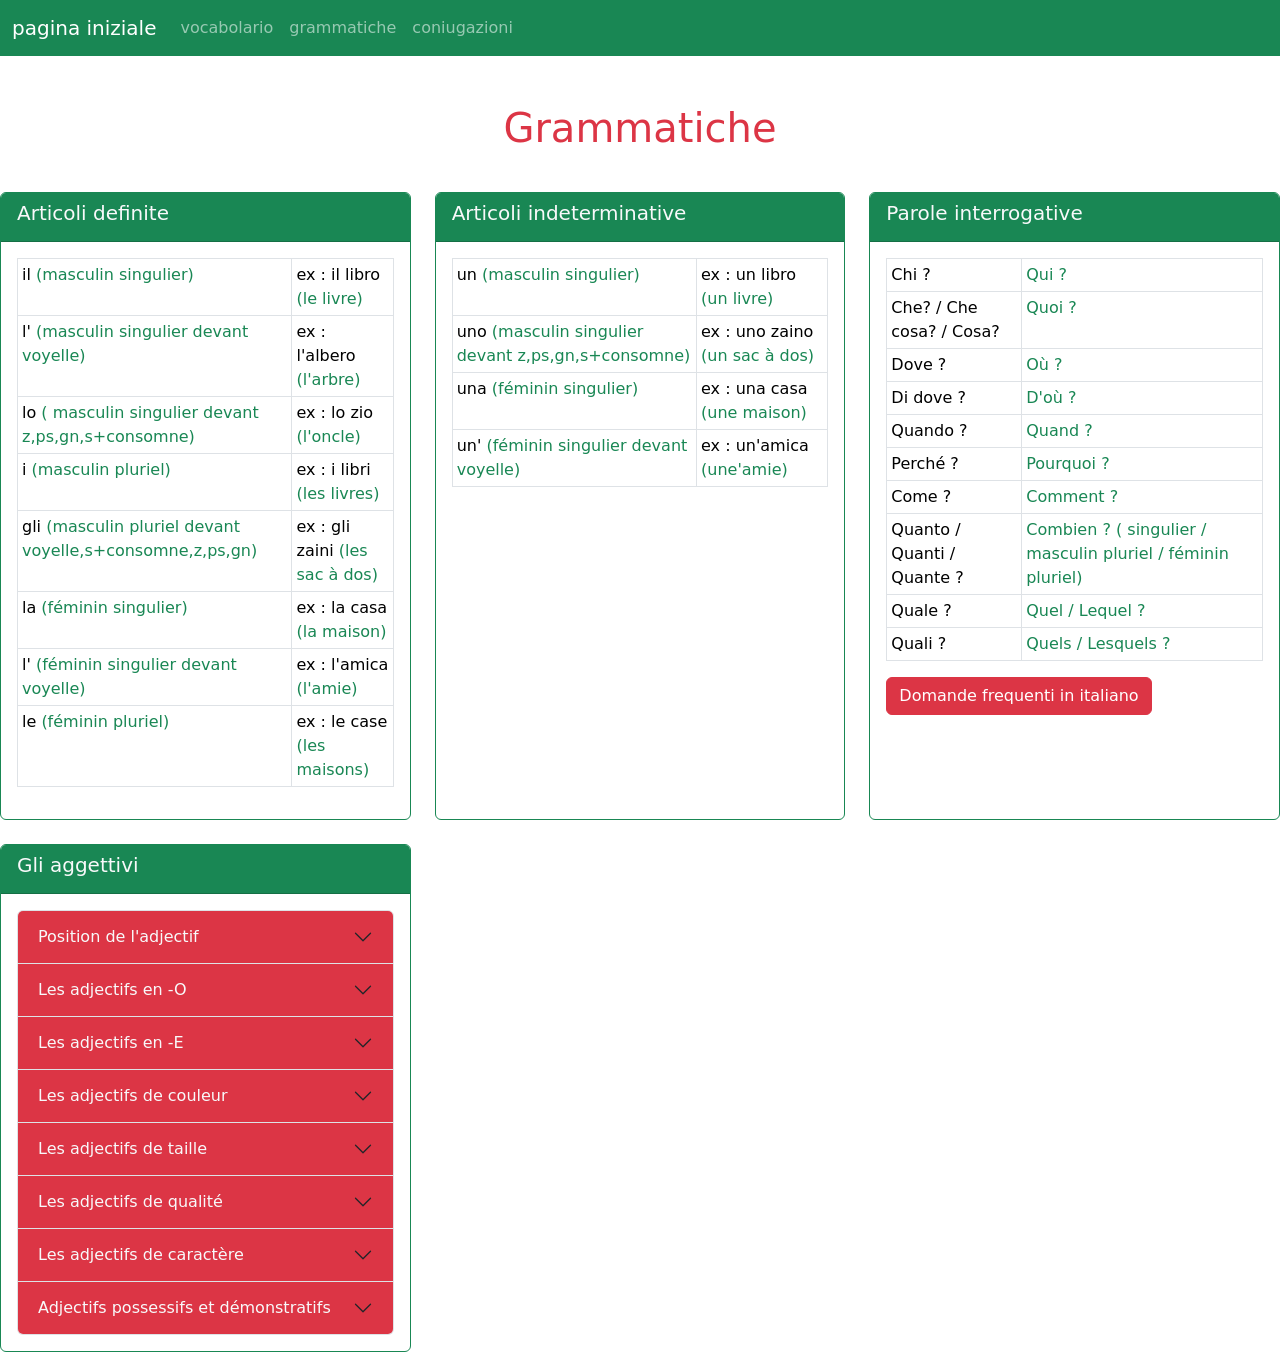
<file: gramm.html>
<!doctype html>
<html lang="fr">
<head>
    <meta charset="utf-8">
    <meta name="viewport" content="width=device-width, initial-scale=1">
    <title>italiano con dali</title>
    
    <!-- Bootstrap CSS -->
    <link href="https://cdn.jsdelivr.net/npm/bootstrap@5.3.0/dist/css/bootstrap.min.css" 
          rel="stylesheet">
</head>
<body>
<nav class="navbar navbar-expand-lg navbar-dark bg-success" >
  <div class="container-fluid">
    <a class="navbar-brand" href="index.html">pagina iniziale</a>
    <button class="navbar-toggler" type="button" data-bs-toggle="collapse" data-bs-target="#navbarScroll" aria-controls="navbarScroll" aria-expanded="false" aria-label="Toggle navigation">
      <span class="navbar-toggler-icon"></span>
    </button>
    <div class="collapse navbar-collapse" id="navbarScroll">
      <ul class="navbar-nav me-auto my-2 my-lg-0 navbar-nav-scroll" style="--bs-scroll-height: 200px;">
        <li class="nav-item">
          <a class="nav-link " href="vocab.html">vocabolario</a>
        </li>
        <li class="nav-item">
          <a class="nav-link" href="#">grammatiche</a>
        </li>
        <li class="nav-item">
          <a class="nav-link" href="conju.html">coniugazioni</a>
        </li>
      
      </ul>
      
    </div>
  </div>
</nav>
    <!-- Contenu ici -->
    <div class="container">
        <h1 class="text-center mt-5 text-danger">Grammatiche</h1>
      </div>

<div class="row row-cols-1 row-cols-md-3 g-4 mt-3">
  <div class="col">
    <div class="card h-100 border-success ">
      <div class="card-header bg-success ">  <h5 class="card-title text-light">Articoli definite</h5></div>
      <div class="card-body">

      <div class="table-responsive">
        <table class="table table-bordered table-sm table-letters">
            
              <tbody>
                <tr>
                    <td>il <span class="text-success">(masculin singulier)</span></td>
                    <td>ex : il libro <span class="text-success">(le livre)</span></td>
                </tr>
                <tr>
                    <td>l' <span class="text-success">(masculin singulier devant voyelle)</span></td>
                    <td>ex : l'albero <span class="text-success">(l'arbre)</span></td>
                </tr>
                <tr>
                    <td>lo <span class="text-success">( masculin singulier devant z,ps,gn,s+consomne)</span></td>
                    <td>ex : lo zio <span class="text-success">(l'oncle)</span></td>
                </tr>
                <tr>
                    <td>i <span class="text-success">(masculin pluriel)</span></td>
                    <td>ex : i libri <span class="text-success">(les livres)</span></td>
                </tr>
                <tr>
                    <td>gli <span class="text-success">(masculin pluriel devant voyelle,s+consomne,z,ps,gn)</span></td>
                    <td>ex : gli zaini <span class="text-success">(les sac à dos)</span></td>
                </tr>
                <tr>
                    <td>la <span class="text-success">(féminin  singulier)</span></td>
                    <td>ex : la casa <span class="text-success">(la maison)</span></td>
                </tr>
                <tr>
                    <td>l' <span class="text-success">(féminin singulier devant voyelle)</span></td>
                    <td>ex : l'amica <span class="text-success">(l'amie)</span></td>
                </tr>
                  <tr>
                    <td>le <span class="text-success">(féminin pluriel)</span></td>
                    <td>ex : le case <span class="text-success">(les maisons)</span></td>
                </tr>
            </tbody>
          
        </table>
    </div>   
      
      </div>
    </div>
  </div>

  <div class="col">
    <div class="card h-100 border-success ">
      <div class="card-header bg-success ">  <h5 class="card-title text-light">Articoli indeterminative </h5></div>
      <div class="card-body">

      <div class="table-responsive">
        <table class="table table-bordered table-sm table-letters">
            
              <tbody>
                <tr>
                    <td>un <span class="text-success">(masculin singulier)</span></td>
                    <td>ex : un libro <span class="text-success">(un livre)</span></td>
                </tr>
                <tr>
                    <td>uno <span class="text-success">(masculin singulier devant z,ps,gn,s+consomne)</span></td>
                    <td>ex : uno zaino <span class="text-success">(un sac à dos)</span></td>
                </tr>
              
                <tr>
                    <td>una <span class="text-success">(féminin  singulier)</span></td>
                    <td>ex : una casa <span class="text-success">(une maison)</span></td>
                </tr>
                <tr>
                    <td>un' <span class="text-success">(féminin singulier devant voyelle)</span></td>
                    <td>ex : un'amica <span class="text-success">(une'amie)</span></td>
                </tr>
              
            </tbody>
          
        </table>
    </div>   
      
      </div>
    </div>
  </div>

    <div class="col">
    <div class="card h-100 border-success ">
      <div class="card-header bg-success ">  <h5 class="card-title text-light">Parole interrogative </h5></div>
      <div class="card-body">

      <div class="table-responsive">
        <table class="table table-bordered table-sm table-letters">
            
              <tbody>
                <tr>
                    <td>Chi ? </td>
                    <td><span class="text-success">Qui ?</span></td>
                </tr>
                  <tr>
                    <td>Che? / Che cosa? / Cosa? </td>
                    <td><span class="text-success">Quoi ?</span></td>
                </tr>    
                <tr>
                    <td>Dove ? </td>
                    <td><span class="text-success">Où ?</span></td>
                </tr>
                  <tr>
                    <td>Di dove ? </td>
                    <td><span class="text-success">D'où ?</span></td>
                </tr>
                    <tr>
                    <td>Quando ? </td>
                    <td><span class="text-success">Quand ?</span></td>
                </tr>
                    <tr>
                    <td>Perché ? </td>
                    <td><span class="text-success">Pourquoi ?</span></td>
                </tr>
                    <tr>
                    <td>Come ? </td>
                    <td><span class="text-success">Comment ?</span></td>
                </tr>
                    <tr>
                    <td>Quanto / Quanti / Quante ? </td>
                    <td><span class="text-success">Combien ? ( singulier / masculin pluriel / féminin pluriel)</span></td>
                </tr>
                    <tr>
                    <td>Quale ? </td>
                    <td><span class="text-success">Quel / Lequel ?</span></td>
                </tr>
                  </tr>
                    <tr>
                    <td>Quali ? </td>
                    <td><span class="text-success">Quels / Lesquels ?</span></td>
                </tr>
            </tbody>
          
        </table>
    </div>   

    <!-- Button trigger modal -->
<button type="button" class="btn btn-danger" data-bs-toggle="modal" data-bs-target="#exampleModal">
  Domande frequenti in italiano
</button>

  
      
      </div>
    </div>
  </div>

      <div class="col">
    <div class="card h-100 border-success ">
      <div class="card-header bg-success ">  <h5 class="card-title text-light">Gli aggettivi </h5></div>
      <div class="card-body">
        <div class="accordion" id="accordionExample">
        <div class="accordion-item">
          <h2 class="accordion-header">
            <button class="accordion-button collapsed bg-danger text-light" type="button" data-bs-toggle="collapse" data-bs-target="#collapseOne" aria-expanded="false" aria-controls="collapseOne">
            Position de l'adjectif
            </button>
          </h2>
          <div id="collapseOne" class="accordion-collapse collapse " data-bs-parent="#accordionExample">
            <div class="accordion-body">
         
        <p>En italien, l'adjectif est généralement placé après le nom. exemple :
          una macchina rossa (une voiture rouge)
        </p>
        <p>⚠️ Certains adjectifs fréquents peuvent être placés avant le nom.
          Ils expriment souvent une appréciation, une émotion ou une qualité plus subjective.
          <br> exemple : un bel libro (un beau livre) <br>
          una buona pizza (une bonne pizza) <br>
          un grande uomo	(un grand homme : important, célèbre) <br> 
          pas comme un uomo grande	(un homme grand :de grande taille)
        </p>            </div>
          </div>
        </div>
        <div class="accordion-item">
          <h2 class="accordion-header">
            <button class="accordion-button collapsed bg-danger text-light" type="button" data-bs-toggle="collapse" data-bs-target="#collapseTwo" aria-expanded="false" aria-controls="collapseTwo">
              Les adjectifs en -O
            </button>
          </h2>
          <div id="collapseTwo" class="accordion-collapse collapse" data-bs-parent="#accordionExample">
            <div class="accordion-body">
              <h6>Ce sont les plus fréquents.l'adjectif s'accorde toujours en genre (masculin/féminin) et en nombre (singulier/pluriel) avec le nom.</h6>
  <div class="table-responsive">
                <table class="table table-bordered table-striped table-hover">
                    <thead>
                        <tr>
                            <th>Masculin singulier</th>
                            <th>Féminin singulier</th>
                            <th>Masculin pluriel</th>
                            <th>Féminin pluriel</th>
                        </tr>
                    </thead>
                    <tbody>
                        <tr>
                            <td><span class="badge-category">alto</span></td>
                            <td>alta</td>
                            <td>alti</td>
                            <td>alte</td>
                        </tr>
                        <tr>
                            <td><span class="badge-category">bello</span></td>
                            <td>bella</td>
                            <td>belli</td>
                            <td>belle</td>
                        </tr>
                        <tr>
                            <td><span class="badge-category">piccolo</span></td>
                            <td>piccola</td>
                            <td>piccoli</td>
                            <td>piccole</td>
                        </tr>
                        <tr>
                            <td><span class="badge-category">nuovo</span></td>
                            <td>nuova</td>
                            <td>nuovi</td>
                            <td>nuove</td>
                        </tr>
                        <tr>
                            <td><span class="badge-category">vecchio</span></td>
                            <td>vecchia</td>
                            <td>vecchi</td>
                            <td>vecchie</td>
                        </tr>
                    </tbody>
                </table>
            </div>
          <p>Exemples <br> un ragazzo alto	(un garçon grand) <br>
                      una ragazza alta	(une fille grande) <br>
                      due ragazzi alti	(deux garçons grands)<br>
                      due ragazze alte	(deux filles grandes)<br>
                    </p> 
          </div>
          </div>
        </div>
        <div class="accordion-item">
          <h2 class="accordion-header">
            <button class="accordion-button collapsed bg-danger text-light" type="button" data-bs-toggle="collapse" data-bs-target="#collapseThree" aria-expanded="false" aria-controls="collapseThree">
              Les adjectifs en -E
            </button>
          </h2>
          <div id="collapseThree" class="accordion-collapse collapse" data-bs-parent="#accordionExample">
            <div class="accordion-body">
            <p>Ils ont la même forme au singulier pour le masculin et le féminin.</p>     
            <div class="table-responsive">
                <table class="table table-bordered table-striped table-hover">
        <thead >
            <tr>
                <th>Masculin singulier</th>
                <th>Féminin singulier</th>
                <th>Masculin pluriel</th>
                <th>Féminin pluriel</th>
            </tr>
        </thead>
        <tbody>
            <tr>
                <td><strong>grande</strong></td>
                <td><strong>grande</strong></td>
                <td>grandi</td>
                <td>grandi</td>
            </tr>
            <tr>
                <td><strong>intelligente</strong></td>
                <td><strong>intelligente</strong></td>
                <td>intelligenti</td>
                <td>intelligenti</td>
            </tr>
            <tr>
                <td><strong>interessante</strong></td>
                <td><strong>interessante</strong></td>
                <td>interessanti</td>
                <td>interessanti</td>
            </tr>
            <tr>
                <td><strong>difficile</strong></td>
                <td><strong>difficile</strong></td>
                <td>difficili</td>
                <td>difficili</td>
            </tr>
        </tbody>
    </table>
</div>    
  <p>Exemples <br> un uomo grande	(un grand homme) <br>
                      una casa grande	(une grande maison) <br>
                      uomini grandi	(des hommes grands)<br>
                      case grandi	(des grandes maisons)<br>
                    </p>    




          </div>
          </div>
        </div>
        <div class="accordion-item">
          <h2 class="accordion-header">
            <button class="accordion-button collapsed bg-danger text-light" type="button" data-bs-toggle="collapse" data-bs-target="#collapse4" aria-expanded="false" aria-controls="collapse4">
              Les adjectifs de couleur
            </button>
          </h2>
          <div id="collapse4" class="accordion-collapse collapse" data-bs-parent="#accordionExample">
            <div class="accordion-body">
              <p> 
                En italien, les adjectifs de couleur s'accordent généralement avec le nom en genre (masculin/féminin) et en nombre (singulier/pluriel).
              </p>
              <div class="table-responsive">
    <table class="table table-bordered table-striped table-hover align-middle">
        <thead class="table-danger text-center">
            <tr>
                <th>Couleur</th>
                <th>S'accorde ?</th>
                <th>Exemple</th>
            </tr>
        </thead>
        <tbody>
            <!-- Couleurs qui s'accordent -->
            <tr class="table-success">
                <td><span class="badge bg-danger" style="width:20px;height:20px;display:inline-block;vertical-align:middle;"></span> rosso</td>
                <td><span class="badge bg-success">✅ Oui</span></td>
                <td>macchina <span class="text-danger fw-bold">rossa</span></td>
            </tr>
            <tr class="table-success">
                <td><span class="badge bg-dark" style="width:20px;height:20px;display:inline-block;vertical-align:middle;"></span> nero</td>
                <td><span class="badge bg-success">✅ Oui</span></td>
                <td>libri <span class="text-dark fw-bold">neri</span></td>
            </tr>
            <tr class="table-success">
                <td><span class="badge bg-light border" style="width:20px;height:20px;display:inline-block;vertical-align:middle;"></span> bianco</td>
                <td><span class="badge bg-success">✅ Oui</span></td>
                <td>case <span class="text-dark fw-bold">bianche</span></td>
            </tr>
            <tr class="table-success">
                <td><span class="badge bg-warning" style="width:20px;height:20px;display:inline-block;vertical-align:middle;"></span> giallo</td>
                <td><span class="badge bg-success">✅ Oui</span></td>
                <td>fiori <span class="text-warning fw-bold">gialli</span></td>
            </tr>
            <tr class="table-success">
                <td><span class="badge bg-secondary" style="width:20px;height:20px;display:inline-block;vertical-align:middle;"></span> grigio</td>
                <td><span class="badge bg-success">✅ Oui</span></td>
                <td>pantaloni <span class="text-secondary fw-bold">grigi</span></td>
            </tr>
            <tr class="table-success">
                <td><span class="badge bg-info" style="width:20px;height:20px;display:inline-block;vertical-align:middle;"></span> azzurro</td>
                <td><span class="badge bg-success">✅ Oui</span></td>
                <td>cielo <span class="text-info fw-bold">azzurro</span></td>
            </tr>
            
            <!-- Couleurs qui ne s'accordent pas -->
            <tr class="table-warning">
                <td><span class="badge bg-primary" style="width:20px;height:20px;display:inline-block;vertical-align:middle;"></span> blu</td>
                <td><span class="badge bg-danger">❌ Non</span></td>
                <td>scarpe <span class="text-primary fw-bold">blu</span></td>
            </tr>
            <tr class="table-warning">
                <td><span class="badge bg-pink" style="width:20px;height:20px;display:inline-block;vertical-align:middle;background:#ff69b4;"></span> rosa</td>
                <td><span class="badge bg-danger">❌ Non</span></td>
                <td>camicie <span class="text-danger fw-bold" style="color:#ff69b4 !important;">rosa</span></td>
            </tr>
            <tr class="table-warning">
                <td><span class="badge bg-purple" style="width:20px;height:20px;display:inline-block;vertical-align:middle;background:#6f42c1;"></span> viola</td>
                <td><span class="badge bg-danger">❌ Non</span></td>
                <td>maglie <span class="text-purple fw-bold" style="color:#6f42c1 !important;">viola</span></td>
            </tr>
            <tr class="table-warning">
                <td><span class="badge bg-brown" style="width:20px;height:20px;display:inline-block;vertical-align:middle;background:#8B4513;"></span> marrone</td>
                <td><span class="badge bg-danger">❌ Non</span></td>
                <td>scarpe <span class="text-brown fw-bold" style="color:#8B4513 !important;">marrone</span></td>
            </tr>
            <tr class="table-warning">
                <td><span class="badge bg-orange" style="width:20px;height:20px;display:inline-block;vertical-align:middle;background:#fd7e14;"></span> arancione</td>
                <td><span class="badge bg-danger">❌ Non</span></td>
                <td>zaini <span class="text-orange fw-bold" style="color:#fd7e14 !important;">arancione</span></td>
            </tr>
        </tbody>
    </table>
</div>
            </div>
          </div>
        </div>
            <div class="accordion-item">
          <h2 class="accordion-header">
            <button class="accordion-button collapsed bg-danger text-light" type="button" data-bs-toggle="collapse" data-bs-target="#collapse5" aria-expanded="false" aria-controls="collapse5">
              Les adjectifs de taille
            </button>
          </h2>
          <div id="collapse5" class="accordion-collapse collapse" data-bs-parent="#accordionExample">
            <div class="accordion-body">
              <div class="table-responsive">
    <table class="table table-bordered table-striped table-hover align-middle">
        <thead class="table-primary text-center">
            <tr>
                <th>🇮🇹 Italien</th>
                <th>🇫🇷 Français</th>
                <th>💡 Exemple</th>
            </tr>
        </thead>
        <tbody>
            <tr>
                <td><span class="badge bg-primary">grande</span></td>
                <td>grand</td>
                <td><em>una casa <span class="text-danger fw-bold">grande</span></em> <br><small class="text-muted">(une grande maison)</small></td>
            </tr>
            <tr>
                <td><span class="badge bg-primary">piccolo</span></td>
                <td>petit</td>
                <td><em>un gatto <span class="text-danger fw-bold">piccolo</span></em> <br><small class="text-muted">(un petit chat)</small></td>
            </tr>
            <tr>
                <td><span class="badge bg-success">alto</span></td>
                <td>grand (taille)</td>
                <td><em>un uomo <span class="text-danger fw-bold">alto</span></em> <br><small class="text-muted">(un homme grand)</small></td>
            </tr>
            <tr>
                <td><span class="badge bg-success">basso</span></td>
                <td>petit (taille)</td>
                <td><em>una donna <span class="text-danger fw-bold">bassa</span></em> <br><small class="text-muted">(une femme petite)</small></td>
            </tr>
            <tr>
                <td><span class="badge bg-warning text-dark">lungo</span></td>
                <td>long</td>
                <td><em>un film <span class="text-danger fw-bold">lungo</span></em> <br><small class="text-muted">(un film long)</small></td>
            </tr>
            <tr>
                <td><span class="badge bg-warning text-dark">corto</span></td>
                <td>court</td>
                <td><em>un vestito <span class="text-danger fw-bold">corto</span></em> <br><small class="text-muted">(une robe courte)</small></td>
            </tr>
        </tbody>
    </table>
</div>


            </div>
          </div>
        </div>
            <div class="accordion-item">
          <h2 class="accordion-header">
            <button class="accordion-button collapsed bg-danger text-light" type="button" data-bs-toggle="collapse" data-bs-target="#collapse6" aria-expanded="false" aria-controls="collapse6">
              Les adjectifs de qualité
            </button>
          </h2>
          <div id="collapse6" class="accordion-collapse collapse" data-bs-parent="#accordionExample">
            <div class="accordion-body">
<div class="table-responsive">
    <table class="table table-bordered table-striped table-hover align-middle">
        <thead class="table-danger text-center">
            <tr>
                <th>🇮🇹 Italien</th>
                <th>🇫🇷 Français</th>
                <th>💡 Exemple</th>
                <th>📌 Traduction</th>
            </tr>
        </thead>
        <tbody>
            <tr>
                <td><span class="badge bg-danger">bello</span></td>
                <td>beau</td>
                <td><em>un <span class="text-danger fw-bold">bel</span> panorama</em></td>
                <td>un beau panorama</td>
            </tr>
            <tr>
                <td><span class="badge bg-secondary">brutto</span></td>
                <td>laid</td>
                <td><em>un <span class="text-danger fw-bold">brutto</span> tempo</em></td>
                <td>un mauvais temps</td>
            </tr>
            <tr>
                <td><span class="badge bg-success">buono</span></td>
                <td>bon</td>
                <td><em>una <span class="text-danger fw-bold">buona</span> pizza</em></td>
                <td>une bonne pizza</td>
            </tr>
            <tr>
                <td><span class="badge bg-warning text-dark">cattivo</span></td>
                <td>mauvais</td>
                <td><em>un <span class="text-danger fw-bold">cattivo</span> esempio</em></td>
                <td>un mauvais exemple</td>
            </tr>
            <tr>
                <td><span class="badge bg-info text-dark">giovane</span></td>
                <td>jeune</td>
                <td><em>una <span class="text-danger fw-bold">giovane</span> donna</em></td>
                <td>une jeune femme</td>
            </tr>
            <tr>
                <td><span class="badge bg-secondary">vecchio</span></td>
                <td>vieux</td>
                <td><em>un <span class="text-danger fw-bold">vecchio</span> amico</em></td>
                <td>un vieil ami</td>
            </tr>
            <tr>
                <td><span class="badge bg-primary">nuovo</span></td>
                <td>nouveau</td>
                <td><em>un <span class="text-danger fw-bold">nuovo</span> libro</em></td>
                <td>un nouveau livre</td>
            </tr>
        </tbody>
    </table>
</div>            </div>
          </div>
        </div>
            <div class="accordion-item">
          <h2 class="accordion-header">
            <button class="accordion-button collapsed bg-danger text-light" type="button" data-bs-toggle="collapse" data-bs-target="#collapse7" aria-expanded="false" aria-controls="collapse7">
              Les adjectifs de caractère
            </button>
          </h2>
          <div id="collapse7" class="accordion-collapse collapse" data-bs-parent="#accordionExample">
            <div class="accordion-body">
<div class="table-responsive">
    <table class="table table-bordered table-striped table-hover align-middle">
        <thead class="table-info text-center">
            <tr>
                <th>🇮🇹 Italien</th>
                <th>🇫🇷 Français</th>
                <th>💡 Exemple</th>
                <th>📌 Traduction</th>
            </tr>
        </thead>
        <tbody>
            <tr>
                <td><span class="badge bg-primary">simpatico</span></td>
                <td>sympathique</td>
                <td><em>una persona <span class="text-danger fw-bold">simpatica</span></em></td>
                <td>une personne sympathique</td>
            </tr>
            <tr>
                <td><span class="badge bg-secondary">antipatico</span></td>
                <td>antipathique</td>
                <td><em>un uomo <span class="text-danger fw-bold">antipatico</span></em></td>
                <td>un homme antipathique</td>
            </tr>
            <tr>
                <td><span class="badge bg-success">gentile</span></td>
                <td>gentil</td>
                <td><em>una ragazza <span class="text-danger fw-bold">gentile</span></em></td>
                <td>une fille gentille</td>
            </tr>
            <tr>
                <td><span class="badge bg-warning text-dark">intelligente</span></td>
                <td>intelligent</td>
                <td><em>uno studente <span class="text-danger fw-bold">intelligente</span></em></td>
                <td>un étudiant intelligent</td>
            </tr>
            <tr>
                <td><span class="badge bg-danger">forte</span></td>
                <td>fort</td>
                <td><em>un atleta <span class="text-danger fw-bold">forte</span></em></td>
                <td>un athlète fort</td>
            </tr>
            <tr>
                <td><span class="badge bg-warning text-dark">debole</span></td>
                <td>faible</td>
                <td><em>una persona <span class="text-danger fw-bold">debole</span></em></td>
                <td>une personne faible</td>
            </tr>
            <tr>
                <td><span class="badge bg-success">felice</span></td>
                <td>heureux</td>
                <td><em>un bambino <span class="text-danger fw-bold">felice</span></em></td>
                <td>un enfant heureux</td>
            </tr>
            <tr>
                <td><span class="badge bg-secondary">triste</span></td>
                <td>triste</td>
                <td><em>una storia <span class="text-danger fw-bold">triste</span></em></td>
                <td>une histoire triste</td>
            </tr>
        </tbody>
    </table>
</div>            </div>
          </div>
        </div>

<div class="accordion-item">
    <h2 class="accordion-header">
        <button class="accordion-button collapsed bg-danger text-light" type="button" data-bs-toggle="collapse" data-bs-target="#collapsePossessivi" aria-expanded="false" aria-controls="collapsePossessivi">
             Adjectifs possessifs et démonstratifs
        </button>
    </h2>
    <div id="collapsePossessivi" class="accordion-collapse collapse" data-bs-parent="#accordionExample">
        <div class="accordion-body">
            <!-- Possessifs -->
            <h6 class="text-primary">📌 Adjectifs possessifs</h6>
            <div class="table-responsive">
                <table class="table table-bordered table-striped table-hover align-middle">
                    <thead class="table-primary text-center">
                        <tr>
                            <th>Italien</th>
                            <th>Français</th>
                            <th>Masculin sg.</th>
                            <th>Féminin sg.</th>
                            <th>Masculin pl.</th>
                            <th>Féminin pl.</th>
                            <th>Exemple</th>
                        </tr>
                    </thead>
                    <tbody>
                        <tr>
                            <td><strong>mio</strong></td>
                            <td>mon</td>
                            <td>mio</td>
                            <td>mia</td>
                            <td>miei</td>
                            <td>mie</td>
                            <td>il mio libro</td>
                        </tr>
                        <tr>
                            <td><strong>tuo</strong></td>
                            <td>ton</td>
                            <td>tuo</td>
                            <td>tua</td>
                            <td>tuoi</td>
                            <td>tue</td>
                            <td>la tua casa</td>
                        </tr>
                        <tr>
                            <td><strong>suo</strong></td>
                            <td>son / sa</td>
                            <td>suo</td>
                            <td>sua</td>
                            <td>suoi</td>
                            <td>sue</td>
                            <td>il suo cane</td>
                        </tr>
                        <tr>
                            <td><strong>nostro</strong></td>
                            <td>notre</td>
                            <td>nostro</td>
                            <td>nostra</td>
                            <td>nostri</td>
                            <td>nostre</td>
                            <td>la nostra scuola</td>
                        </tr>
                        <tr>
                            <td><strong>vostro</strong></td>
                            <td>votre</td>
                            <td>vostro</td>
                            <td>vostra</td>
                            <td>vostri</td>
                            <td>vostre</td>
                            <td>il vostro lavoro</td>
                        </tr>
                        <tr class="table-warning">
                            <td><strong>loro</strong></td>
                            <td>leur</td>
                            <td colspan="4" class="text-center fw-bold">❗ INVARIABLE</td>
                            <td>la loro macchina</td>
                        </tr>
                    </tbody>
                </table>
            </div>

            <hr>

            <!-- Démonstratifs -->
            <h6 class="text-danger">📌 Adjectifs démonstratifs</h6>
            <div class="table-responsive">
                <table class="table table-bordered table-striped table-hover align-middle">
                    <thead class="table-danger text-center">
                        <tr>
                            <th>Italien</th>
                            <th>Français</th>
                            <th>Genre</th>
                            <th>Nombre</th>
                            <th>Exemple</th>
                            <th>Traduction</th>
                        </tr>
                    </thead>
                    <tbody>
                        <tr>
                            <td><span class="badge bg-primary">questo</span></td>
                            <td>ce / cet</td>
                            <td><span class="badge bg-info">Masculin</span></td>
                            <td><span class="badge bg-warning text-dark">Singulier</span></td>
                            <td><em><span class="text-danger fw-bold">questo</span> libro</em></td>
                            <td>ce livre</td>
                        </tr>
                        <tr>
                            <td><span class="badge bg-success">questa</span></td>
                            <td>cette</td>
                            <td><span class="badge bg-danger">Féminin</span></td>
                            <td><span class="badge bg-warning text-dark">Singulier</span></td>
                            <td><em><span class="text-danger fw-bold">questa</span> casa</em></td>
                            <td>cette maison</td>
                        </tr>
                        <tr>
                            <td><span class="badge bg-warning text-dark">questi</span></td>
                            <td>ces</td>
                            <td><span class="badge bg-info">Masculin</span></td>
                            <td><span class="badge bg-primary">Pluriel</span></td>
                            <td><em><span class="text-danger fw-bold">questi</span> libri</em></td>
                            <td>ces livres</td>
                        </tr>
                        <tr>
                            <td><span class="badge bg-secondary">queste</span></td>
                            <td>ces</td>
                            <td><span class="badge bg-danger">Féminin</span></td>
                            <td><span class="badge bg-primary">Pluriel</span></td>
                            <td><em><span class="text-danger fw-bold">queste</span> case</em></td>
                            <td>ces maisons</td>
                        </tr>
                    </tbody>
                </table>
            </div>
        </div>
    </div>
</div>


        </div>
        
        
        
        



  
      
      </div>
    </div>
  </div>
</div>
      


<!-- Modal1 -->
<div class="modal fade" id="exampleModal" tabindex="-1" aria-labelledby="exampleModalLabel" aria-hidden="true">
  <div class="modal-dialog modal-xl">
    <div class="modal-content">
      <div class="modal-header">
        <h1 class="modal-title fs-5" id="exampleModalLabel">Domande frequenti in italiano</h1>
        <button type="button" class="btn-close" data-bs-dismiss="modal" aria-label="Close"></button>
      </div>
      <div class="modal-body">
          <div class="table-responsive">

        <table class="table table-bordered table-striped table-hover align-middle">

            <thead class="table-success text-center">

            <tr>
                <th>domanda</th>
                <th>question</th>
                <th>risposta</th>
                <th>réponse</th>
            </tr>

            </thead>

            <tbody>

            <tr>
                <td><strong>Come ti chiami?</strong></td>
                <td>Comment t'appelles-tu ?</td>
                <td>Mi chiamo Mohamed.</td>
                <td>Je m'appelle Mohamed.</td>
            </tr>

            <tr>
                <td><strong>Chi sei?</strong></td>
                <td>Qui es-tu ?</td>
                <td>Sono uno studente.</td>
                <td>Je suis étudiant.</td>
            </tr>

            <tr>
                <td><strong>Di dove sei?</strong></td>
                <td>D'où viens-tu ?</td>
                <td>Sono della Tunisia.</td>
                <td>Je viens de Tunisie.</td>
            </tr>

            <tr>
                <td><strong>Dove abiti?</strong></td>
                <td>Où habites-tu ?</td>
                <td>Abito a Tunisi.</td>
                <td>J'habite à Tunis.</td>
            </tr>

            <tr>
                <td><strong>Quanti anni hai?</strong></td>
                <td>Quel âge as-tu ?</td>
                <td>Ho trent'anni.</td>
                <td>J'ai trente ans.</td>
            </tr>

            <tr>
                <td><strong>Che lavoro fai?</strong></td>
                <td>Quel est ton métier ?</td>
                <td>Faccio l'insegnante.</td>
                <td>Je suis enseignant.</td>
            </tr>

            <tr>
                <td><strong>Che cosa fai?</strong></td>
                <td>Que fais-tu ?</td>
                <td>Studio l'italiano.</td>
                <td>J'étudie l'italien.</td>
            </tr>

            <tr>
                <td><strong>Che lingua parli?</strong></td>
                <td>Quelle langue parles-tu ?</td>
                <td>Parlo francese e arabo.</td>
                <td>Je parle français et arabe.</td>
            </tr>

            <tr>
                <td><strong>Come stai?</strong></td>
                <td>Comment vas-tu ?</td>
                <td>Sto bene, grazie.</td>
                <td>Je vais bien, merci.</td>
            </tr>

            <tr>
                <td><strong>Dove vai?</strong></td>
                <td>Où vas-tu ?</td>
                <td>Vado a scuola.</td>
                <td>Je vais à l'école.</td>
            </tr>

            <tr>
                <td><strong>Da dove vieni?</strong></td>
                <td>D'où viens-tu ?</td>
                <td>Vengo dalla Tunisia.</td>
                <td>Je viens de Tunisie.</td>
            </tr>

            <tr>
                <td><strong>Quando parti?</strong></td>
                <td>Quand pars-tu ?</td>
                <td>Parto domani.</td>
                <td>Je pars demain.</td>
            </tr>

            <tr>
                <td><strong>Quando arrivi?</strong></td>
                <td>Quand arrives-tu ?</td>
                <td>Arrivo alle otto.</td>
                <td>J'arrive à huit heures.</td>
            </tr>

            <tr>
                <td><strong>Perché studi l'italiano?</strong></td>
                <td>Pourquoi étudies-tu l'italien ?</td>
                <td>Per lavoro.</td>
                <td>Pour le travail.</td>
            </tr>

            <tr>
                <td><strong>Come vai al lavoro?</strong></td>
                <td>Comment vas-tu au travail ?</td>
                <td>Vado in macchina.</td>
                <td>J'y vais en voiture.</td>
            </tr>

            <tr>
                <td><strong>Con chi vivi?</strong></td>
                <td>Avec qui vis-tu ?</td>
                <td>Vivo con la mia famiglia.</td>
                <td>Je vis avec ma famille.</td>
            </tr>

            <tr>
                <td><strong>Chi è?</strong></td>
                <td>Qui est-ce ?</td>
                <td>È mio fratello.</td>
                <td>C'est mon frère.</td>
            </tr>

            <tr>
                <td><strong>Che cos'è?</strong></td>
                <td>Qu'est-ce que c'est ?</td>
                <td>È un libro.</td>
                <td>C'est un livre.</td>
            </tr>

            <tr>
                <td><strong>Qual è il tuo nome?</strong></td>
                <td>Quel est ton nom ?</td>
                <td>Il mio nome è Mohamed.</td>
                <td>Mon nom est Mohamed.</td>
            </tr>

            <tr>
                <td><strong>Qual è il tuo numero di telefono?</strong></td>
                <td>Quel est ton numéro de téléphone ?</td>
                <td>Il mio numero è...</td>
                <td>Mon numéro est...</td>
            </tr>

            <tr>
                <td><strong>Quanto costa?</strong></td>
                <td>Combien ça coûte ?</td>
                <td>Costa dieci euro.</td>
                <td>Ça coûte dix euros.</td>
            </tr>

            <tr>
                <td><strong>Quanti libri hai?</strong></td>
                <td>Combien de livres as-tu ?</td>
                <td>Ho cinque libri.</td>
                <td>J'ai cinq livres.</td>
            </tr>

            <tr>
                <td><strong>Quale preferisci?</strong></td>
                <td>Lequel préfères-tu ?</td>
                <td>Preferisco il rosso.</td>
                <td>Je préfère le rouge.</td>
            </tr>

            <tr>
                <td><strong>Hai fratelli o sorelle?</strong></td>
                <td>As-tu des frères ou des sœurs ?</td>
                <td>Sì, ho una sorella.</td>
                <td>Oui, j'ai une sœur.</td>
            </tr>

            <tr>
                <td><strong>Hai fame?</strong></td>
                <td>As-tu faim ?</td>
                <td>Sì, ho fame.</td>
                <td>Oui, j'ai faim.</td>
            </tr>

            <tr>
                <td><strong>Hai sete?</strong></td>
                <td>As-tu soif ?</td>
                <td>No, non ho sete.</td>
                <td>Non, je n'ai pas soif.</td>
            </tr>

            <tr>
                <td><strong>Puoi aiutarmi?</strong></td>
                <td>Peux-tu m'aider ?</td>
                <td>Sì, certo.</td>
                <td>Oui, bien sûr.</td>
            </tr>

            <tr>
                <td><strong>Posso entrare?</strong></td>
                <td>Puis-je entrer ?</td>
                <td>Sì, entra pure.</td>
                <td>Oui, entre.</td>
            </tr>

            <tr>
                <td><strong>Vuoi un caffè?</strong></td>
                <td>Veux-tu un café ?</td>
                <td>Sì, grazie.</td>
                <td>Oui, merci.</td>
            </tr>

            <tr>
                <td><strong>Che ora è?</strong></td>
                <td>Quelle heure est-il ?</td>
                <td>Sono le tre.</td>
                <td>Il est trois heures.</td>
            </tr>

            </tbody>

        </table>

    </div>



      </div>
      <div class="modal-footer">
        <button type="button" class="btn btn-secondary" data-bs-dismiss="modal">Close</button>
       </div>
    </div>
  </div>
</div>

<!-- Modal2 -->
<div class="modal fade" id="exampleModal2" tabindex="-1" aria-labelledby="exampleModalLabel" aria-hidden="true">
  <div class="modal-dialog modal-xl">
    <div class="modal-content">
      <div class="modal-header">
        <h1 class="modal-title fs-5" id="exampleModalLabel">Gli aggettivi</h1>
        <button type="button" class="btn-close" data-bs-dismiss="modal" aria-label="Close"></button>
      </div>
      <div class="modal-body">
               ....



      </div>
      <div class="modal-footer">
        <button type="button" class="btn btn-secondary" data-bs-dismiss="modal">Close</button>
       </div>
    </div>
  </div>
</div>

    <!-- Bootstrap JS (optionnel) -->
    <script src="https://cdn.jsdelivr.net/npm/bootstrap@5.3.0/dist/js/bootstrap.bundle.min.js">
    </script>
</body>
</html>
</file>
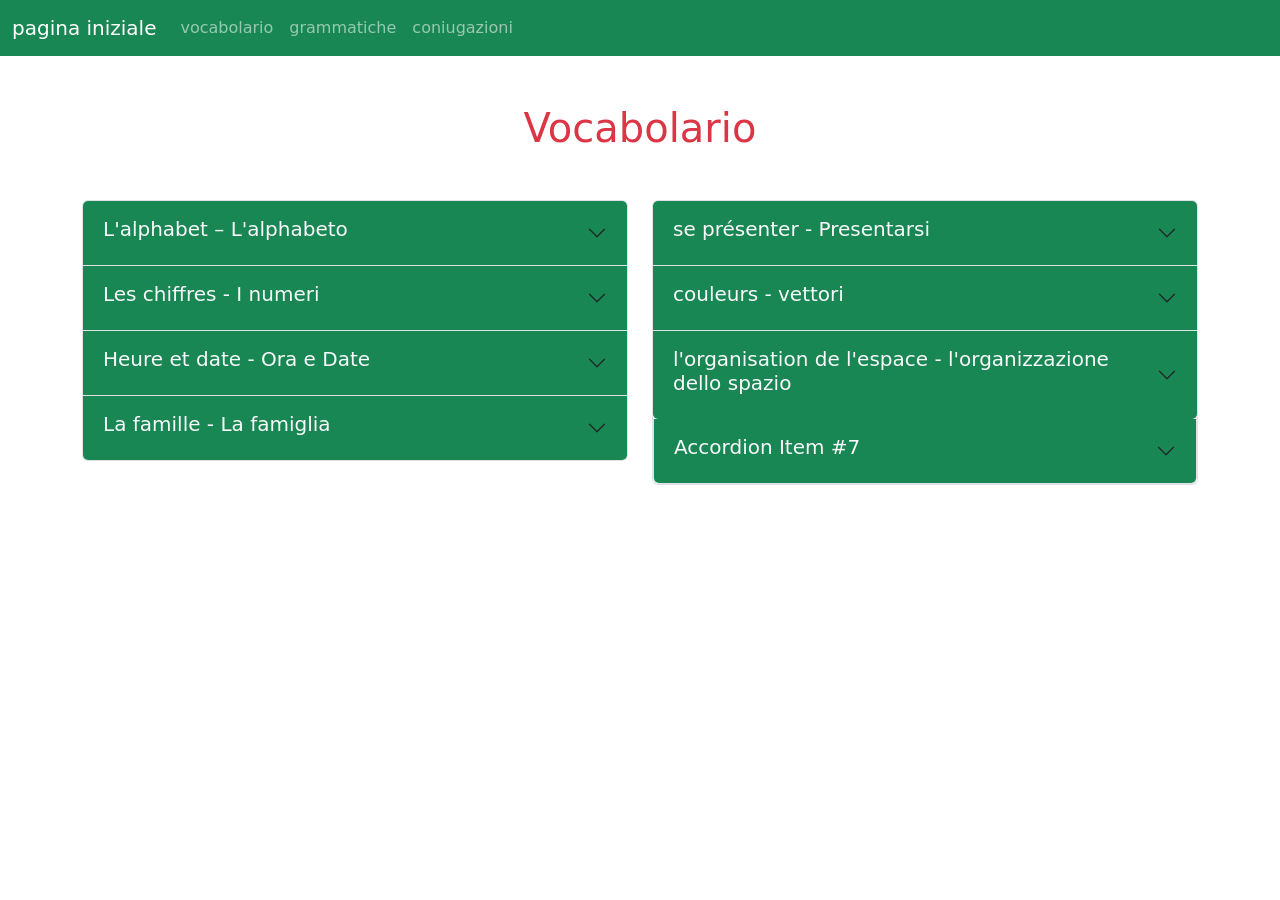
<file: vocab.html>
<!doctype html>
<html lang="fr">
<head>
    <meta charset="utf-8">
    <meta name="viewport" content="width=device-width, initial-scale=1">
    <title>italiano con dali</title>
    
    <!-- Bootstrap CSS -->
    <link href="https://cdn.jsdelivr.net/npm/bootstrap@5.3.0/dist/css/bootstrap.min.css" 
          rel="stylesheet">
          <link href="css/custom-colors.css" rel="stylesheet">
</head>
<body>
<nav class="navbar navbar-expand-lg navbar-dark bg-success" >
  <div class="container-fluid">
    <a class="navbar-brand" href="index.html">pagina iniziale</a>
    <button class="navbar-toggler" type="button" data-bs-toggle="collapse" data-bs-target="#navbarScroll" aria-controls="navbarScroll" aria-expanded="false" aria-label="Toggle navigation">
      <span class="navbar-toggler-icon"></span>
    </button>
    <div class="collapse navbar-collapse" id="navbarScroll">
      <ul class="navbar-nav me-auto my-2 my-lg-0 navbar-nav-scroll" style="--bs-scroll-height: 200px;">
        <li class="nav-item">
          <a class="nav-link" href="#">vocabolario</a>
        </li>
        <li class="nav-item">
          <a class="nav-link" href="gramm.html">grammatiche</a>
        </li>
        <li class="nav-item">
          <a class="nav-link" href="conju.html">coniugazioni</a>
        </li>
      </ul>
    </div>
  </div>
</nav>

<!-- Contenu ici -->
<div class="container">
    <h1 class="text-center mt-5 text-danger">Vocabolario</h1>
</div>

<div class="container text-center mt-5">
  <!-- UN SEUL accordéon pour les deux colonnes -->
  <div class="accordion accordion-flush" id="accordionUnique">
    <div class="row">
      <div class="col-md-6">
        <!-- Item 1 -->
        <div class="accordion-item">
          <h2 class="accordion-header">
            <button class="accordion-button collapsed bg-success text-light" type="button" data-bs-toggle="collapse" data-bs-target="#flush-collapseOne" aria-expanded="false" aria-controls="flush-collapseOne">
              <h5>L'alphabet – L'alphabeto</h5>
            </button>
          </h2>
          <div id="flush-collapseOne" class="accordion-collapse collapse" data-bs-parent="#accordionUnique">
            <div class="accordion-body">
              <div class="table-responsive">
                <table class="table table-bordered table-sm table-letters">
                  <thead>
                    <tr>
                      <th>Lettera</th>
                      <th>Pronuncia</th>
                      <th>Lettera</th>
                      <th>Pronuncia</th>
                      <th>Lettera</th>
                      <th>Pronuncia</th>
                    </tr>
                  </thead>
                  <tbody>
                    <tr>
                      <td class="letter">A</td>
                      <td class="pronunciation">a</td>
                      <td class="letter">M</td>
                      <td class="pronunciation">èmmé</td>
                      <td class="letter">Y</td>
                      <td class="pronunciation">ipsilon, i greca</td>
                    </tr>
                    <tr>
                      <td class="letter">B</td>
                      <td class="pronunciation">bi</td>
                      <td class="letter">N</td>
                      <td class="pronunciation">ènné</td>
                      <td class="letter">Z</td>
                      <td class="pronunciation">dzèta</td>
                    </tr>
                    <tr>
                      <td class="letter">C</td>
                      <td class="pronunciation">tchi</td>
                      <td class="letter">O</td>
                      <td class="pronunciation">o</td>
                      <td class="letter">J</td>
                      <td class="pronunciation">i lunga</td>
                    </tr>
                    <tr>
                      <td class="letter">D</td>
                      <td class="pronunciation">di</td>
                      <td class="letter">P</td>
                      <td class="pronunciation">pi</td>
                      <td class="letter">K</td>
                      <td class="pronunciation">cappa</td>
                    </tr>
                    <tr>
                      <td class="letter">E</td>
                      <td class="pronunciation">é</td>
                      <td class="letter">Q</td>
                      <td class="pronunciation">cou</td>
                      <td class="letter">W</td>
                      <td class="pronunciation">doppia vi (ou) vou</td>
                    </tr>
                    <tr>
                      <td class="letter">F</td>
                      <td class="pronunciation">èffé</td>
                      <td class="letter">R</td>
                      <td class="pronunciation">èrré</td>
                      <td></td>
                      <td></td>
                    </tr>
                    <tr>
                      <td class="letter">G</td>
                      <td class="pronunciation">dji</td>
                      <td class="letter">S</td>
                      <td class="pronunciation">èssé</td>
                      <td></td>
                      <td></td>
                    </tr>
                    <tr>
                      <td class="letter">H</td>
                      <td class="pronunciation">acca</td>
                      <td class="letter">T</td>
                      <td class="pronunciation">ti</td>
                      <td></td>
                      <td></td>
                    </tr>
                    <tr>
                      <td class="letter">I</td>
                      <td class="pronunciation">i</td>
                      <td class="letter">U</td>
                      <td class="pronunciation">ou</td>
                      <td></td>
                      <td></td>
                    </tr>
                    <tr>
                      <td class="letter">L</td>
                      <td class="pronunciation">èllé</td>
                      <td class="letter">V</td>
                      <td class="pronunciation">vi (ou) vou</td>
                      <td></td>
                      <td></td>
                    </tr>
                  </tbody>
                </table>
              </div>
            </div>
          </div>
        </div>
        <!-- Item 2 -->
        <div class="accordion-item">
          <h2 class="accordion-header">
            <button class="accordion-button collapsed bg-success text-light" type="button" data-bs-toggle="collapse" data-bs-target="#flush-collapseTwo" aria-expanded="false" aria-controls="flush-collapseTwo">
              <h5>Les chiffres - I numeri</h5>
            </button>
          </h2>
          <div id="flush-collapseTwo" class="accordion-collapse collapse" data-bs-parent="#accordionUnique">
            <div class="accordion-body">
              <ul class="list-group">
                <li class="list-group-item"> 0.zero</li>
              </ul>
                <ol class="list-group list-group-numbered">
                <li class="list-group-item">uno</li>
                <li class="list-group-item">due</li>
                <li class="list-group-item">tre</li>
                <li class="list-group-item">quattro</li>
                <li class="list-group-item">cinque</li>
                <li class="list-group-item">sei</li>
                <li class="list-group-item">sette</li>
                <li class="list-group-item">otto</li>
                <li class="list-group-item">nove</li>
                <li class="list-group-item">dieci</li>
                <li class="list-group-item">undici</li>
                <li class="list-group-item">dodici</li>
                <li class="list-group-item">tredici</li>
                <li class="list-group-item">quattordici</li>
                <li class="list-group-item">quindici</li>
                <li class="list-group-item">sedici</li>
                <li class="list-group-item">diciasette</li>
                <li class="list-group-item">diciotto</li>
                <li class="list-group-item">diciannove</li>
                <li class="list-group-item">venti</li>
                <li class="list-group-item">ventuno</li>
                <li class="list-group-item">ventidue</li>
                <li class="list-group-item">ventitre</li>
                <li class="list-group-item">ventiquattro</li>
                <li class="list-group-item">venticinque</li>
                <li class="list-group-item">ventisei</li>
                <li class="list-group-item">ventisette</li>
                <li class="list-group-item">ventotto</li>
                <li class="list-group-item">ventinove</li>
                <li class="list-group-item">trenta</li>
                </ol>
                <ul class="list-group">
                <li class="list-group-item">40. quaranta</li>
                <li class="list-group-item">50. cinquanta</li>
                <li class="list-group-item">60. sessanta</li>
                <li class="list-group-item">70. settanta</li>
                <li class="list-group-item">80. ottanta</li>
                <li class="list-group-item">90. novanta</li>
                <li class="list-group-item">100. cento</li>
                <li class="list-group-item">1000. mille</li>
                <li class="list-group-item">10 000. diecimila</li>
                <li class="list-group-item">100 000. centomila</li>
                <li class="list-group-item">1 000 000. un milione</li>
              </ul>
              <ul class="list-group">
  
  <li class="list-group-item">101. centouno</li>
  <li class="list-group-item">123. centoventitré</li>
  <li class="list-group-item">285. duecentottantacinque</li>
   <li class="list-group-item">1001. milleuno</li>
  <li class="list-group-item">1987. millenovecentottantasette</li>
  <li class="list-group-item">2000. duemila</li>
   <li class="list-group-item">30 000. trentamila</li>
   <li class="list-group-item">400 000. quattrocentomila</li>
   <li class="list-group-item">6 000 000. sei milioni</li>
</ul>
                            </div>
          </div>
        </div>
        <!-- Item 3 -->
        <div class="accordion-item">
          <h2 class="accordion-header">
            <button class="accordion-button collapsed bg-success text-light" type="button" data-bs-toggle="collapse" data-bs-target="#flush-collapseThree" aria-expanded="false" aria-controls="flush-collapseThree">
              <h5>Heure et date - Ora e Date</h5>
            </button>
          </h2>
          <div id="flush-collapseThree" class="accordion-collapse collapse" data-bs-parent="#accordionUnique">
            <div class="accordion-body">

              <div class="row">
                <div class="col m-2">
                    <div class="btn-group">
                  <button type="button" class="btn btn-danger dropdown-toggle" data-bs-toggle="dropdown" aria-expanded="false">
                    i giorni della settimana
                  </button>
                  <ul class="dropdown-menu">
                    <li><a class="dropdown-item" href="#">lunedi - lundi </a></li>
                    <li><a class="dropdown-item" href="#">martedi - mardi </a></li>
                    <li><a class="dropdown-item" href="#">mercoledi - mercredi</a></li>
                    <li><a class="dropdown-item" href="#">giovedi - jeudi</a></li>
                    <li><a class="dropdown-item" href="#">venerdi - vendredi</a></li>
                    <li><a class="dropdown-item" href="#">sabato - samedi</a></li>
                    <li><a class="dropdown-item" href="#">domenica - dimanche</a></li>
                  </ul>
                </div>
                </div>
                <div class="col m-2">
                  <div class="btn-group">
                  <button type="button" class="btn btn-success dropdown-toggle" data-bs-toggle="dropdown" aria-expanded="false">
                    i messi dell'anno
                  </button>
                  <ul class="dropdown-menu">
                    <li><a class="dropdown-item" href="#">gennaio - janvier</a></li>
                    <li><a class="dropdown-item" href="#">febbraio - février</a></li>
                    <li><a class="dropdown-item" href="#">marzo - mars</a></li>
                    <li><a class="dropdown-item" href="#">aprile - avril</a></li>
                    <li><a class="dropdown-item" href="#">maggio - mai</a></li>
                    <li><a class="dropdown-item" href="#">giugno  - juin </a></li>
                    <li><a class="dropdown-item" href="#">luglio - juillet</a></li>
                      <li><a class="dropdown-item" href="#">agosto - aout</a></li>
                    <li><a class="dropdown-item" href="#">settembre - septembre</a></li>
                    <li><a class="dropdown-item" href="#">ottobre - octobre</a></li>
                    <li><a class="dropdown-item" href="#">novembre - novembre</a></li>
                    <li><a class="dropdown-item" href="#">dicembre - décembre</a></li>
                  </ul>
                </div>
                </div>
              </div>
              <div class="row">
                <div class="col m-2">
                    <div class="btn-group">
                  <button type="button" class="btn btn-danger dropdown-toggle" data-bs-toggle="dropdown" aria-expanded="false">
                    le stagioni
                  </button>
                  <ul class="dropdown-menu">
                    <li><a class="dropdown-item" href="#">la stagione - la saison </a></li>
                    <li><a class="dropdown-item" href="#">la primavera - le printemps </a></li>
                    <li><a class="dropdown-item" href="#">l'estate - l'été</a></li>
                    <li><a class="dropdown-item" href="#">l'autunno - l'automne</a></li>
                    <li><a class="dropdown-item" href="#">l'inverno - l'hiver</a></li>
                    <li><a class="dropdown-item" href="#">il tempo - la météo</a></li>
                    <li><a class="dropdown-item" href="#">mite - doux</a></li>
                    <li><a class="dropdown-item" href="#">caldo - chaud</a></li>
                    <li><a class="dropdown-item" href="#">freddo - froid</a></li>
                  </ul>
                </div>
                </div>
                <div class="col m-2">
                  <div class="btn-group">
                  <button type="button" class="btn btn-success dropdown-toggle" data-bs-toggle="dropdown" aria-expanded="false">
                    L'ora
                  </button>
                  <ul class="dropdown-menu">
                    <li><a class="dropdown-item" href="#">l'ora - l'heure</a></li>
                    <li><a class="dropdown-item" href="#">il minuto - la minute</a></li>
                    <li><a class="dropdown-item" href="#">il secondo - la seconde</a></li>
                    <li><a class="dropdown-item" href="#">e un quatro - et un quatre</a></li>
                    <li><a class="dropdown-item" href="#">e mezza - et demi</a></li>
                    <li><a class="dropdown-item" href="#">meno un quatro  - moins  quart </a></li>
                    <li><a class="dropdown-item" href="#">meno dieci - moins dix</a></li>
                      <li><a class="dropdown-item" href="#">di mattina - le matin</a></li>
                    <li><a class="dropdown-item" href="#">di sera - le soir</a></li>
                  
                  </ul>
                </div>
                </div>
              </div>

            
              

              </div>
          </div>
        </div>

        <!-- Item 8 -->
        <div class="accordion-item">
          <h2 class="accordion-header">
            <button class="accordion-button collapsed bg-success text-light" type="button" data-bs-toggle="collapse" data-bs-target="#flush-collapse8" aria-expanded="false" aria-controls="flush-collapse8">
              <h5>La famille - La famiglia</h5>
            </button>
          </h2>
          <div id="flush-collapse8" class="accordion-collapse collapse" data-bs-parent="#accordionUnique">
            <div class="accordion-body">

            <img src="images/famille.png" class="img-fluid" alt="...">

            
              

              </div>
          </div>
        </div>


      </div>

      <div class="col-md-6">
        <!-- Item 4 -->
        <div class="accordion-item">
          <h2 class="accordion-header">
            <button class="accordion-button collapsed bg-success text-light" type="button" data-bs-toggle="collapse" data-bs-target="#flush-collapse4" aria-expanded="false" aria-controls="flush-collapse4">
              <h5>se présenter - Presentarsi</h5>
            </button>
          </h2>
          <div id="flush-collapse4" class="accordion-collapse collapse" data-bs-parent="#accordionUnique">
            <div class="accordion-body">

              <div class="row">
                <div class="col-md-6">
                    <ul class="list-group list-group-flush ">
                    <li class="list-group-item">salve <span class="text-success"> salut</span></li>
                    <li class="list-group-item">ciao <span class="text-success"> salut</span></li>
                    <li class="list-group-item">grazie <span class="text-success"> merci</span></li>
                    <li class="list-group-item">prego <span class="text-success"> je vous en prie</span></li>
                    <li class="list-group-item">scusa / scusi <span class="text-success"> excuse moi</span></li>
                    <li class="list-group-item">per favore <span class="text-success"> s'il vous plait</span></li>
                    <li class="list-group-item">piacere <span class="text-success"> enchanté</span></li>
                    <li class="list-group-item">mi dispiace <span class="text-success"> Je suis désolé</span></li>
                    <li class="list-group-item">buongiorno <span class="text-success"> bonjour</span></li>
                    <li class="list-group-item">buon pomeriggio <span class="text-success"> bon après midi</span></li>
                    <li class="list-group-item">buonasera <span class="text-success"> bonsoir</span></li>
                    <li class="list-group-item">buonanotte <span class="text-success"> bonne nuit</span></li>

                    <li class="list-group-item">arrivederci <span class="text-success"> À bientôt</span></li>                    <li class="list-group-item">buongiorno <span class="text-success"> bonjour</span></li>
                    <li class="list-group-item">a presto <span class="text-success"> À bientôt</span></li>
                    <li class="list-group-item">non capisco <span class="text-success"> non capisco</span></li>


                    </ul>
                </div>
                  <div class="col-md-6">
                  <ul class="list-group list-group-flush ">
                    <li class="list-group-item">come ti chiami <span class="text-success"> comment t'appelle tu</span></li>
                    <li class="list-group-item">come si chiama <span class="text-success"> vous vous appelez comment</span></li>
                    <li class="list-group-item">Mi chiamo Dali <span class="text-success"> je m'appelle Dali</span></li>

                    <li class="list-group-item">di dove sei <span class="text-success"> D'où venez-vous</span></li>
                    <li class="list-group-item">Sono tunisino <span class="text-success"> Je suis tunisien</span></li>

                    <li class="list-group-item">dove abiti <span class="text-success"> Où  habites-tu</span></li>
                    <li class="list-group-item">Abito a Roma <span class="text-success"> j'habite a rome</span></li>

                    <li class="list-group-item">che lavoro fai <span class="text-success"> Quel est votre métier ?</span></li>
                    <li class="list-group-item">sono studente/studentessa <span class="text-success"> je suis étudiant</span></li>

                    <li class="list-group-item">quanti anni hai <span class="text-success"> Quel âge as-tu</span></li>
                    <li class="list-group-item">Ho quarant'anni <span class="text-success"> j'ai quarante ans</span></li>

                    </ul>
                </div>
              </div>




            </div>
          </div>
        </div>
        <!-- Item 5 -->
        <div class="accordion-item">
          <h2 class="accordion-header">
            <button class="accordion-button collapsed bg-success text-light" type="button" data-bs-toggle="collapse" data-bs-target="#flush-collapse5" aria-expanded="false" aria-controls="flush-collapse5">
              <h5>couleurs - vettori</h5>
            </button>
          </h2>
          <div id="flush-collapse5" class="accordion-collapse collapse" data-bs-parent="#accordionUnique">
            <div class="accordion-body">

          <div class="btn-group-vertical" role="group" aria-label="Vertical radio toggle button group">

          <input type="radio" class="btn-check" name="vbtn-radio" id="vbtn-radio1" autocomplete="off" checked>
          <label class="btn btn-outline-success" for="vbtn-radio1">verdi</label>

          <input type="radio" class="btn-check" name="vbtn-radio" id="vbtn-radio2" autocomplete="off">
          <label class="btn btn-outline-danger" for="vbtn-radio2">rosso</label>

          <input type="radio" class="btn-check" name="vbtn-radio" id="vbtn-radio3" autocomplete="off">
          <label class="btn btn-outline-dark" for="vbtn-radio3">nero</label>

            <input type="radio" class="btn-check" name="vbtn-radio" id="vbtn-radio4" autocomplete="off">
          <label class="btn btn-outline-primary" for="vbtn-radio4">blu</label>

                  <input type="radio" class="btn-check" name="vbtn-radio" id="vbtn-radio5" autocomplete="off">
          <label class="btn btn-outline-light" for="vbtn-radio5">bianco</label>

                  <input type="radio" class="btn-check" name="vbtn-radio" id="vbtn-radio6" autocomplete="off">
          <label class="btn btn-outline-warning" for="vbtn-radio6">giallo</label>

                  <input type="radio" class="btn-check" name="vbtn-radio" id="vbtn-radio7" autocomplete="off">
          <label class="btn btn-outline-secondary" for="vbtn-radio7">grigio</label>

<input type="radio" class="btn-check" name="vbtn-radio" id="vbtn-radio8" autocomplete="off">
            <label class="btn btn-outline-info" for="vbtn-radio8">azzurro</label>

              <!-- Vos couleurs personnalisées -->
            <input type="radio" class="btn-check" name="vbtn-radio" id="vbtn-radio9" autocomplete="off">
            <label class="btn btn-outline-violet" for="vbtn-radio9">viola</label>

            <input type="radio" class="btn-check" name="vbtn-radio" id="vbtn-radio10" autocomplete="off">
            <label class="btn btn-outline-rose" for="vbtn-radio10">rosa</label>

            <input type="radio" class="btn-check" name="vbtn-radio" id="vbtn-radio11" autocomplete="off">
            <label class="btn btn-outline-orange" for="vbtn-radio11">arancione</label>

            <input type="radio" class="btn-check" name="vbtn-radio" id="vbtn-radio12" autocomplete="off">
            <label class="btn btn-outline-turquoise" for="vbtn-radio12">turchese</label>

            <input type="radio" class="btn-check" name="vbtn-radio" id="vbtn-radio13" autocomplete="off">
            <label class="btn btn-outline-brown" for="vbtn-radio13">marrone</label>

        


        </div>

              </div>
          </div>
        </div>
        <!-- Item 6 -->
        <div class="accordion-item">
          <h2 class="accordion-header">
            <button class="accordion-button collapsed bg-success text-light" type="button" data-bs-toggle="collapse" data-bs-target="#flush-collapse6" aria-expanded="false" aria-controls="flush-collapse6">
              <h5>l'organisation de l'espace - l'organizzazione dello spazio</h5>
            </button>
          </h2>
          <div id="flush-collapse6" class="accordion-collapse collapse" data-bs-parent="#accordionUnique">
            <div class="accordion-body">
              <!-- Button trigger modal -->
<button type="button" class="btn btn-danger m-2" data-bs-toggle="modal" data-bs-target="#exampleModal">
  immagine
</button>
              <!---->
              <div class="table-responsive">
    <table class="table table-bordered table-striped table-hover align-middle">
        <thead class="table-primary text-center">
            <tr>
                <th>🇮🇹 Italien</th>
                <th>🇫🇷 Français</th>
                <th>📝 Exemple</th>
                <th>📌 Traduction</th>
            </tr>
        </thead>
        <tbody>
            <!-- Groupe : Position -->
            <tr class="table-info">
                <td colspan="4" class="text-center fw-bold">📍 Positions</td>
            </tr>
            <tr>
                <td><strong>sopra</strong></td>
                <td>sur / au-dessus</td>
                <td><em>Il libro è <span class="text-danger fw-bold">sopra</span> il tavolo</em></td>
                <td>Le livre est sur la table</td>
            </tr>
            <tr>
                <td><strong>sotto</strong></td>
                <td>sous / en dessous</td>
                <td><em>Il gatto è <span class="text-danger fw-bold">sotto</span> la sedia</em></td>
                <td>Le chat est sous la chaise</td>
            </tr>
            <tr>
                <td><strong>dentro</strong></td>
                <td>dans / à l'intérieur</td>
                <td><em>Le chiavi sono <span class="text-danger fw-bold">dentro</span> la borsa</em></td>
                <td>Les clés sont dans le sac</td>
            </tr>
            <tr>
                <td><strong>fuori</strong></td>
                <td>hors / dehors</td>
                <td><em>Sono <span class="text-danger fw-bold">fuori</span> casa</em></td>
                <td>Je suis dehors</td>
            </tr>
            <tr>
                <td><strong>vicino</strong></td>
                <td>près de</td>
                <td><em>Abito <span class="text-danger fw-bold">vicino</span> alla stazione</em></td>
                <td>J'habite près de la gare</td>
            </tr>
            <tr>
                <td><strong>lontano</strong></td>
                <td>loin de</td>
                <td><em>La scuola è <span class="text-danger fw-bold">lontano</span> da qui</em></td>
                <td>L'école est loin d'ici</td>
            </tr>
            <tr>
                <td><strong>davanti</strong></td>
                <td>devant</td>
                <td><em>La banca è <span class="text-danger fw-bold">davanti</span> al bar</em></td>
                <td>La banque est devant le bar</td>
            </tr>
            <tr>
                <td><strong>dietro</strong></td>
                <td>derrière</td>
                <td><em>Il parco è <span class="text-danger fw-bold">dietro</span> la chiesa</em></td>
                <td>Le parc est derrière l'église</td>
            </tr>
            <tr>
                <td><strong>accanto</strong></td>
                <td>à côté de</td>
                <td><em>La farmacia è <span class="text-danger fw-bold">accanto</span> al supermercato</em></td>
                <td>La pharmacie est à côté du supermarché</td>
            </tr>
            <tr>
                <td><strong>di fronte</strong></td>
                <td>en face de</td>
                <td><em>Il ristorante è <span class="text-danger fw-bold">di fronte</span> al cinema</em></td>
                <td>Le restaurant est en face du cinéma</td>
            </tr>

            <!-- Groupe : Direction -->
            <tr class="table-success">
                <td colspan="4" class="text-center fw-bold">🧭 Directions</td>
            </tr>
            <tr>
                <td><strong>a destra</strong></td>
                <td>à droite</td>
                <td><em>Gira <span class="text-danger fw-bold">a destra</span></em></td>
                <td>Tourne à droite</td>
            </tr>
            <tr>
                <td><strong>a sinistra</strong></td>
                <td>à gauche</td>
                <td><em>Gira <span class="text-danger fw-bold">a sinistra</span></em></td>
                <td>Tourne à gauche</td>
            </tr>
            <tr>
                <td><strong>dritto</strong></td>
                <td>tout droit</td>
                <td><em>Vai <span class="text-danger fw-bold">dritto</span></em></td>
                <td>Va tout droit</td>
            </tr>
            <tr>
                <td><strong>su</strong></td>
                <td>en haut / monte</td>
                <td><em>Guarda <span class="text-danger fw-bold">su</span></em></td>
                <td>Regarde en haut</td>
            </tr>
            <tr>
                <td><strong>giù</strong></td>
                <td>en bas / descends</td>
                <td><em>Scendi <span class="text-danger fw-bold">giù</span></em></td>
                <td>Descends en bas</td>
            </tr>

            <!-- Groupe : Points cardinaux -->
            <tr class="table-warning">
                <td colspan="4" class="text-center fw-bold">🧭 Points cardinaux</td>
            </tr>
            <tr>
                <td><strong>nord</strong></td>
                <td>nord</td>
                <td><em>La città è a <span class="text-danger fw-bold">nord</span></em></td>
                <td>La ville est au nord</td>
            </tr>
            <tr>
                <td><strong>sud</strong></td>
                <td>sud</td>
                <td><em>Andiamo verso <span class="text-danger fw-bold">sud</span></em></td>
                <td>Nous allons vers le sud</td>
            </tr>
            <tr>
                <td><strong>est</strong></td>
                <td>est</td>
                <td><em>Il sole sorge a <span class="text-danger fw-bold">est</span></em></td>
                <td>Le soleil se lève à l'est</td>
            </tr>
            <tr>
                <td><strong>ovest</strong></td>
                <td>ouest</td>
                <td><em>Il sole tramonta a <span class="text-danger fw-bold">ovest</span></em></td>
                <td>Le soleil se couche à l'ouest</td>
            </tr>

            <!-- Groupe : Mouvement -->
            <tr class="table-danger">
                <td colspan="4" class="text-center fw-bold">🏃 Mouvement</td>
            </tr>
            <tr>
                <td><strong>avanti</strong></td>
                <td>en avant</td>
                <td><em>Vai <span class="text-danger fw-bold">avanti</span></em></td>
                <td>Va en avant</td>
            </tr>
            <tr>
                <td><strong>indietro</strong></td>
                <td>en arrière</td>
                <td><em>Fai un passo <span class="text-danger fw-bold">indietro</span></em></td>
                <td>Fais un pas en arrière</td>
            </tr>
            <tr>
                <td><strong>attraverso</strong></td>
                <td>à travers</td>
                <td><em>Cammina <span class="text-danger fw-bold">attraverso</span> il parco</em></td>
                <td>Marche à travers le parc</td>
            </tr>
            <tr>
                <td><strong>lungo</strong></td>
                <td>le long de</td>
                <td><em>Cammina <span class="text-danger fw-bold">lungo</span> il fiume</em></td>
                <td>Marche le long de la rivière</td>
            </tr>
            <tr>
                <td><strong>intorno</strong></td>
                <td>autour de</td>
                <td><em>Cammina <span class="text-danger fw-bold">intorno</span> al lago</em></td>
                <td>Marche autour du lac</td>
            </tr>
        </tbody>
    </table>
</div>
              <!---->

            </div>
        </div>

        <!-- Item 7 -->
            <div class="accordion-item">
          <h2 class="accordion-header">
            <button class="accordion-button collapsed bg-success text-light" type="button" data-bs-toggle="collapse" data-bs-target="#flush-collapse7" aria-expanded="false" aria-controls="flush-collapse7">
              <h5>Accordion Item #7</h5>
            </button>
          </h2>
          <div id="flush-collapse7" class="accordion-collapse collapse" data-bs-parent="#accordionUnique">
            <div class="accordion-body">Placeholder content for this accordion, which is intended to demonstrate the <code>.accordion-flush</code> class. This is the third item's accordion body. Nothing more exciting happening here in terms of content, but just filling up the space to make it look, at least at first glance, a bit more representative of how this would look in a real-world application.</div>
          </div>
        </div>


      </div>
    </div>
  </div>
</div>




<!-- Modal -->
<div class="modal fade" id="exampleModal" tabindex="-1" aria-labelledby="exampleModalLabel" aria-hidden="true">
  <div class="modal-dialog modal-lg">
    <div class="modal-content">
      <div class="modal-header">
        <h1 class="modal-title fs-5" id="exampleModalLabel">l'organizzazione dello spazio</h1>
        <button type="button" class="btn-close" data-bs-dismiss="modal" aria-label="Close"></button>
      </div>
      <div class="modal-body">
        <img src="images/espace.png" class="img-fluid" alt="...">
      </div>
      <div class="modal-footer">
        <button type="button" class="btn btn-secondary" data-bs-dismiss="modal">Close</button>
      </div>
    </div>
  </div>
</div>
<!-- Bootstrap JS -->
<script src="https://cdn.jsdelivr.net/npm/bootstrap@5.3.0/dist/js/bootstrap.bundle.min.js">
</script>
</body>
</html>
</file>
<file: css/custom-colors.css>
/* custom-colors.css - Couleurs personnalisées pour Bootstrap */

/* Violet */
.btn-outline-violet {
    --bs-btn-color: #6f42c1;
    --bs-btn-border-color: #6f42c1;
    --bs-btn-hover-color: #fff;
    --bs-btn-hover-bg: #6f42c1;
    --bs-btn-hover-border-color: #6f42c1;
    --bs-btn-focus-shadow-rgb: 111, 66, 193;
    --bs-btn-active-color: #fff;
    --bs-btn-active-bg: #6f42c1;
    --bs-btn-active-border-color: #6f42c1;
}

/* Rose */
.btn-outline-rose {
    --bs-btn-color: #d63384;
    --bs-btn-border-color: #d63384;
    --bs-btn-hover-color: #fff;
    --bs-btn-hover-bg: #d63384;
    --bs-btn-hover-border-color: #d63384;
    --bs-btn-focus-shadow-rgb: 214, 51, 132;
    --bs-btn-active-color: #fff;
    --bs-btn-active-bg: #d63384;
    --bs-btn-active-border-color: #d63384;
}

/* Orange */
.btn-outline-orange {
    --bs-btn-color: #fd7e14;
    --bs-btn-border-color: #fd7e14;
    --bs-btn-hover-color: #fff;
    --bs-btn-hover-bg: #fd7e14;
    --bs-btn-hover-border-color: #fd7e14;
    --bs-btn-focus-shadow-rgb: 253, 126, 20;
    --bs-btn-active-color: #fff;
    --bs-btn-active-bg: #fd7e14;
    --bs-btn-active-border-color: #fd7e14;
}

/* Turquoise */
.btn-outline-turquoise {
    --bs-btn-color: #20c997;
    --bs-btn-border-color: #20c997;
    --bs-btn-hover-color: #fff;
    --bs-btn-hover-bg: #20c997;
    --bs-btn-hover-border-color: #20c997;
    --bs-btn-focus-shadow-rgb: 32, 201, 151;
    --bs-btn-active-color: #fff;
    --bs-btn-active-bg: #20c997;
    --bs-btn-active-border-color: #20c997;
}

/* Marron */
.btn-outline-brown {
    --bs-btn-color: #8B4513;
    --bs-btn-border-color: #8B4513;
    --bs-btn-hover-color: #fff;
    --bs-btn-hover-bg: #8B4513;
    --bs-btn-hover-border-color: #8B4513;
    --bs-btn-focus-shadow-rgb: 139, 69, 19;
    --bs-btn-active-color: #fff;
    --bs-btn-active-bg: #8B4513;
    --bs-btn-active-border-color: #8B4513;
}

/* Oro */
.btn-outline-gold {
    --bs-btn-color: #FFD700;
    --bs-btn-border-color: #FFD700;
    --bs-btn-hover-color: #000;
    --bs-btn-hover-bg: #FFD700;
    --bs-btn-hover-border-color: #FFD700;
    --bs-btn-focus-shadow-rgb: 255, 215, 0;
    --bs-btn-active-color: #000;
    --bs-btn-active-bg: #FFD700;
    --bs-btn-active-border-color: #FFD700;
}
</file>
